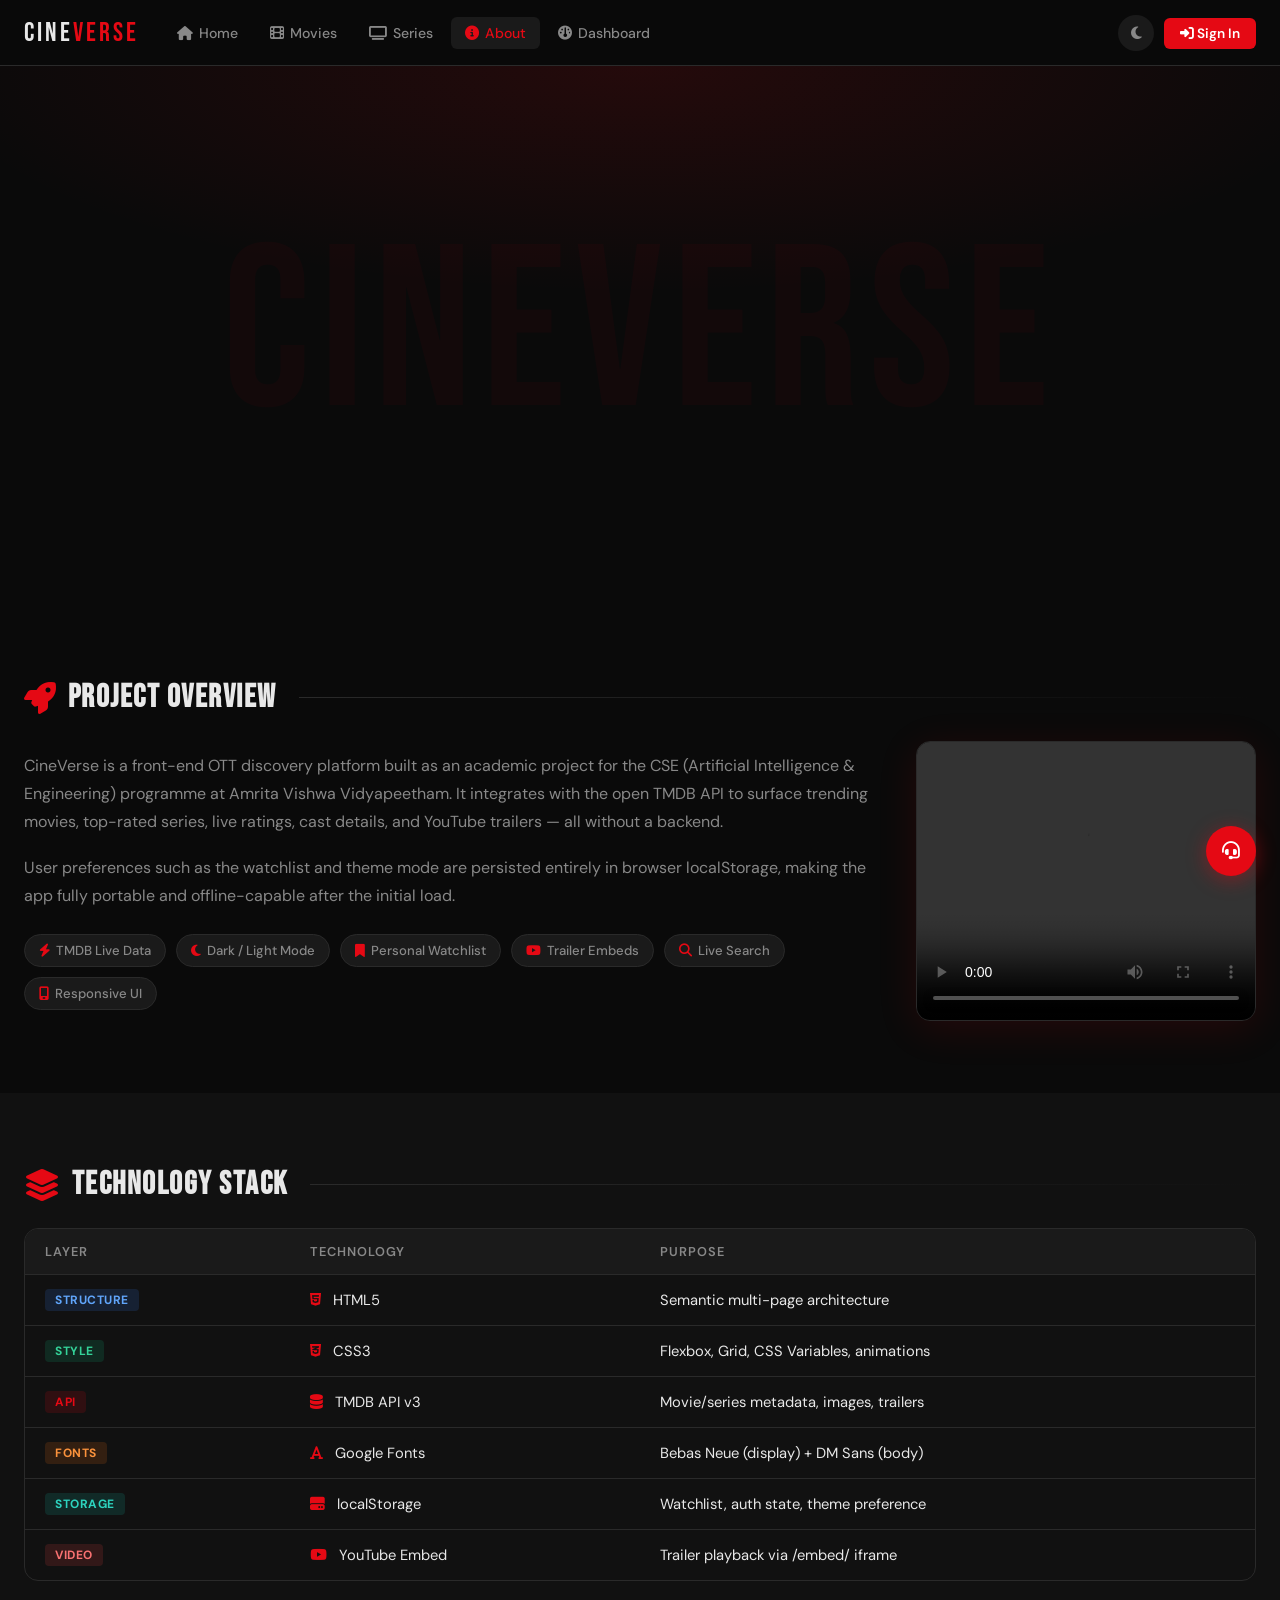
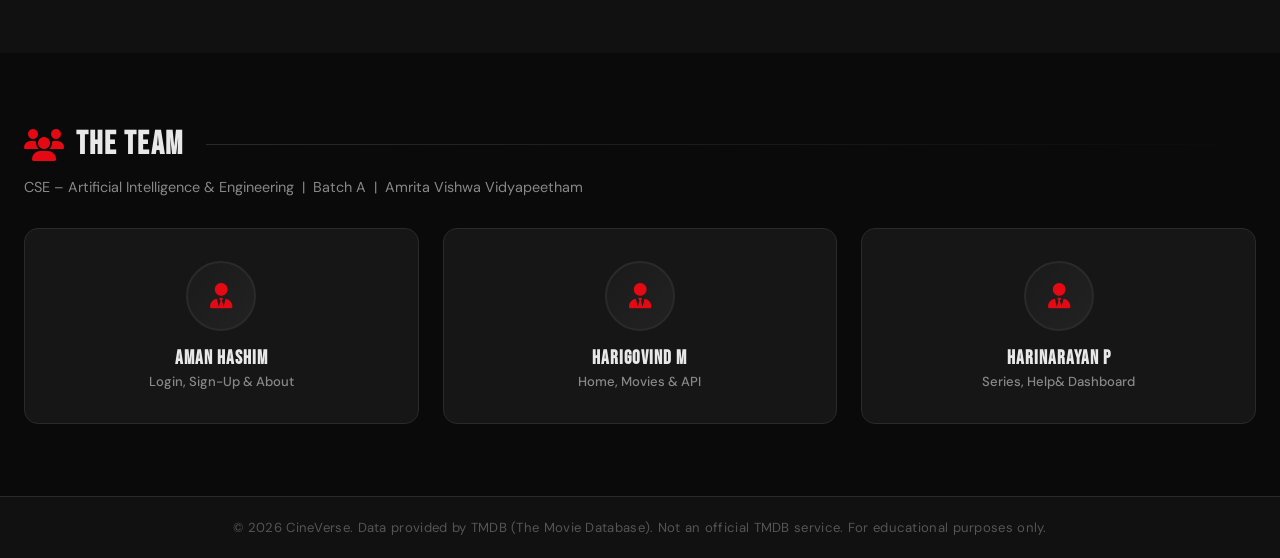
<file: about.html>
<!DOCTYPE html>
<html lang="en">
<head>
  <meta charset="UTF-8" />
  <meta name="viewport" content="width=device-width, initial-scale=1.0" />
  <title>About – CineVerse</title>
  <link rel="icon" type="image/x-icon" href="assets\cineverse.ico">
  <link rel="stylesheet" href="https://cdnjs.cloudflare.com/ajax/libs/font-awesome/6.5.0/css/all.min.css" />
  <link href="https://fonts.googleapis.com/css2?family=Bebas+Neue&family=DM+Sans:wght@300;400;500;600;700&display=swap" rel="stylesheet" />
  <link rel="stylesheet" href="about.css" />
</head>
<body>

  <!-- NAVBAR -->
  <header>
    <div class="container">
      <div class="nav-inner">
        <a class="logo" href="index.html">CINE<em>VERSE</em></a>

        <nav id="main-nav">
          <a class="nav-link" href="index.html"><i class="fa-solid fa-house"></i> Home</a>
          <a class="nav-link" href="movies.html"><i class="fa-solid fa-film"></i> Movies</a>
          <a class="nav-link" href="series.html"><i class="fa-solid fa-tv"></i> Series</a>
          <a class="nav-link active" href="about.html"><i class="fa-solid fa-circle-info"></i> About</a>
          <a class="nav-link" href="dashboard.html"><i class="fa-solid fa-gauge"></i> Dashboard</a>
        </nav>

        <div class="nav-right">
          <button class="theme-toggle" id="theme-toggle" title="Toggle theme" aria-label="Toggle theme">
            <i class="fa-solid fa-moon" id="theme-icon"></i>
          </button>
          <div id="user-chip-wrap"></div>
          <button class="hamburger" id="hamburger" aria-label="Menu">
            <span></span><span></span><span></span>
          </button>
        </div>
      </div>
    </div>
  </header>

  <!-- Mobile Menu -->
  <div class="mobile-menu" id="mobile-menu">
    <a class="nav-link" href="index.html"><i class="fa-solid fa-house"></i> Home</a>
    <a class="nav-link" href="movies.html"><i class="fa-solid fa-film"></i> Movies</a>
    <a class="nav-link" href="series.html"><i class="fa-solid fa-tv"></i> Series</a>
    <a class="nav-link active" href="about.html"><i class="fa-solid fa-circle-info"></i> About</a>
    <a class="nav-link" href="dashboard.html"><i class="fa-solid fa-gauge"></i> Dashboard</a>
  </div>

  <main>

    <!-- VISION HERO -->
    <section class="vision-hero" aria-label="Vision">
      <div class="vision-bg-text" aria-hidden="true">CINEVERSE</div>
    </section>

    <!-- PROJECT OVERVIEW -->
    <section class="section" aria-labelledby="overview-title">
      <div class="container">
        <h2 class="section-title" id="overview-title"><i class="fa-solid fa-rocket red"></i> PROJECT OVERVIEW</h2>
        <div class="overview-grid">
          <div class="overview-text">
            <p>
              CineVerse is a front-end OTT discovery platform built as an academic project for the CSE (Artificial Intelligence &amp; Engineering) programme at Amrita Vishwa Vidyapeetham. It integrates with the open TMDB API to surface trending movies, top-rated series, live ratings, cast details, and YouTube trailers — all without a backend.
            </p>
            <p>
              User preferences such as the watchlist and theme mode are persisted entirely in browser localStorage, making the app fully portable and offline-capable after the initial load.
            </p>
            <div class="feature-chips">
              <span class="chip"><i class="fa-solid fa-bolt"></i> TMDB Live Data</span>
              <span class="chip"><i class="fa-solid fa-moon"></i> Dark / Light Mode</span>
              <span class="chip"><i class="fa-solid fa-bookmark"></i> Personal Watchlist</span>
              <span class="chip"><i class="fa-brands fa-youtube"></i> Trailer Embeds</span>
              <span class="chip"><i class="fa-solid fa-magnifying-glass"></i> Live Search</span>
              <span class="chip"><i class="fa-solid fa-mobile-screen"></i> Responsive UI</span>
            </div>
          </div>
          <div class="overview-visual">
            <video
              class="about-video"
              width="340"
              height="280"
              controls
              poster=""
              aria-label="CineVerse demo video">
              <source src="assets\mp_.mp4" type="video/mp4" />
              Your browser does not support HTML5 video.
            </video>
          </div>
        </div>
      </div>
    </section>

    <!-- TECH STACK -->
    <section class="section alt-bg" aria-labelledby="tech-title">
      <div class="container">
        <h2 class="section-title" id="tech-title"><i class="fa-solid fa-layer-group red"></i> TECHNOLOGY STACK</h2>
        <div class="tech-table-wrap">
          <table class="tech-table">
            <thead>
              <tr>
                <th>Layer</th>
                <th>Technology</th>
                <th>Purpose</th>
              </tr>
            </thead>
            <tbody>
              <tr>
                <td><span class="layer-badge structure">Structure</span></td>
                <td><i class="fa-brands fa-html5"></i> HTML5</td>
                <td>Semantic multi-page architecture</td>
              </tr>
              <tr>
                <td><span class="layer-badge style">Style</span></td>
                <td><i class="fa-brands fa-css3-alt"></i> CSS3</td>
                <td>Flexbox, Grid, CSS Variables, animations</td>
              </tr>
              <tr>
                <td><span class="layer-badge api">API</span></td>
                <td><i class="fa-solid fa-database"></i> TMDB API v3</td>
                <td>Movie/series metadata, images, trailers</td>
              </tr>
              <tr>
                <td><span class="layer-badge fonts">Fonts</span></td>
                <td><i class="fa-solid fa-font"></i> Google Fonts</td>
                <td>Bebas Neue (display) + DM Sans (body)</td>
              </tr>
              <tr>
                <td><span class="layer-badge storage">Storage</span></td>
                <td><i class="fa-solid fa-hard-drive"></i> localStorage</td>
                <td>Watchlist, auth state, theme preference</td>
              </tr>
              <tr>
                <td><span class="layer-badge video">Video</span></td>
                <td><i class="fa-brands fa-youtube"></i> YouTube Embed</td>
                <td>Trailer playback via /embed/ iframe</td>
              </tr>
            </tbody>
          </table>
        </div>
      </div>
    </section>

    <!-- TEAM -->
    <section class="section" aria-labelledby="team-title">
      <div class="container">
        <h2 class="section-title" id="team-title"><i class="fa-solid fa-users red"></i> THE TEAM</h2>
        <p class="team-dept">CSE – Artificial Intelligence &amp; Engineering &nbsp;|&nbsp; Batch A &nbsp;|&nbsp; Amrita Vishwa Vidyapeetham</p>
        <div class="team-grid">
          <div class="team-card">
            <div class="team-avatar"><i class="fa-solid fa-user-tie"></i></div>
            <div class="team-info">
              <h3 class="team-name">Aman Hashim</h3>
              <span class="team-role">Login, Sign-Up &amp; About</span>
            </div>
          </div>
          <div class="team-card">
            <div class="team-avatar"><i class="fa-solid fa-user-tie"></i></div>
            <div class="team-info">
              <h3 class="team-name">Harigovind M</h3>
              <span class="team-role">Home, Movies &amp; API</span>
            </div>
          </div>
          <div class="team-card">
            <div class="team-avatar"><i class="fa-solid fa-user-tie"></i></div>
            <div class="team-info">
              <h3 class="team-name">Harinarayan P</h3>
              <span class="team-role">Series, Help&amp; Dashboard</span>
            </div>
          </div>
        </div>
      </div>
    </section>


  </main>

  <!-- FOOTER -->
  <footer>
    <div class="container">
      <p class="footer-text">©️ 2026 CineVerse. Data provided by TMDB (The Movie Database). Not an official TMDB service. For educational purposes only.</p>
    </div>
  </footer>

  <div id="toast-container"></div>

  <!-- Support FAB -->
  <button id="support-fab" title="Help &amp; Support" aria-label="Open support chat">
    <i class="fa-solid fa-headset"></i>
  </button>

  <!-- Support Modal -->
  <div id="support-modal" class="hidden">
    <div class="support-header">
      <h4>SUPPORT</h4>
      <button class="support-close" id="support-close"><i class="fa-solid fa-xmark"></i></button>
    </div>
    <div class="support-body">
      <div class="form-group">
        <label for="sup-name">Name</label>
        <input type="text" id="sup-name" placeholder="Your name" />
      </div>
      <div class="form-group">
        <label for="sup-email">Email</label>
        <input type="email" id="sup-email" placeholder="your@email.com" />
      </div>
      <div class="form-group">
        <label for="sup-subject">Subject</label>
        <input type="text" id="sup-subject" placeholder="Brief subject" />
      </div>
      <div class="form-group">
        <label for="sup-category">Issue Category</label>
        <select id="sup-category">
          <option value="">Select category…</option>
          <option>Account Issue</option>
          <option>Playback Problem</option>
          <option>Watchlist Bug</option>
          <option>Content Request</option>
          <option>Other</option>
        </select>
      </div>
      <div class="form-group">
        <label for="sup-message">Message</label>
        <textarea id="sup-message" placeholder="Describe your issue…"></textarea>
      </div>
      <button class="btn btn-red" id="sup-submit" style="width:100%; justify-content:center;">
        <i class="fa-solid fa-paper-plane"></i> Send Message
      </button>
    </div>
  </div>

  <script src="about.js"></script>
</body>
</html>
</file>
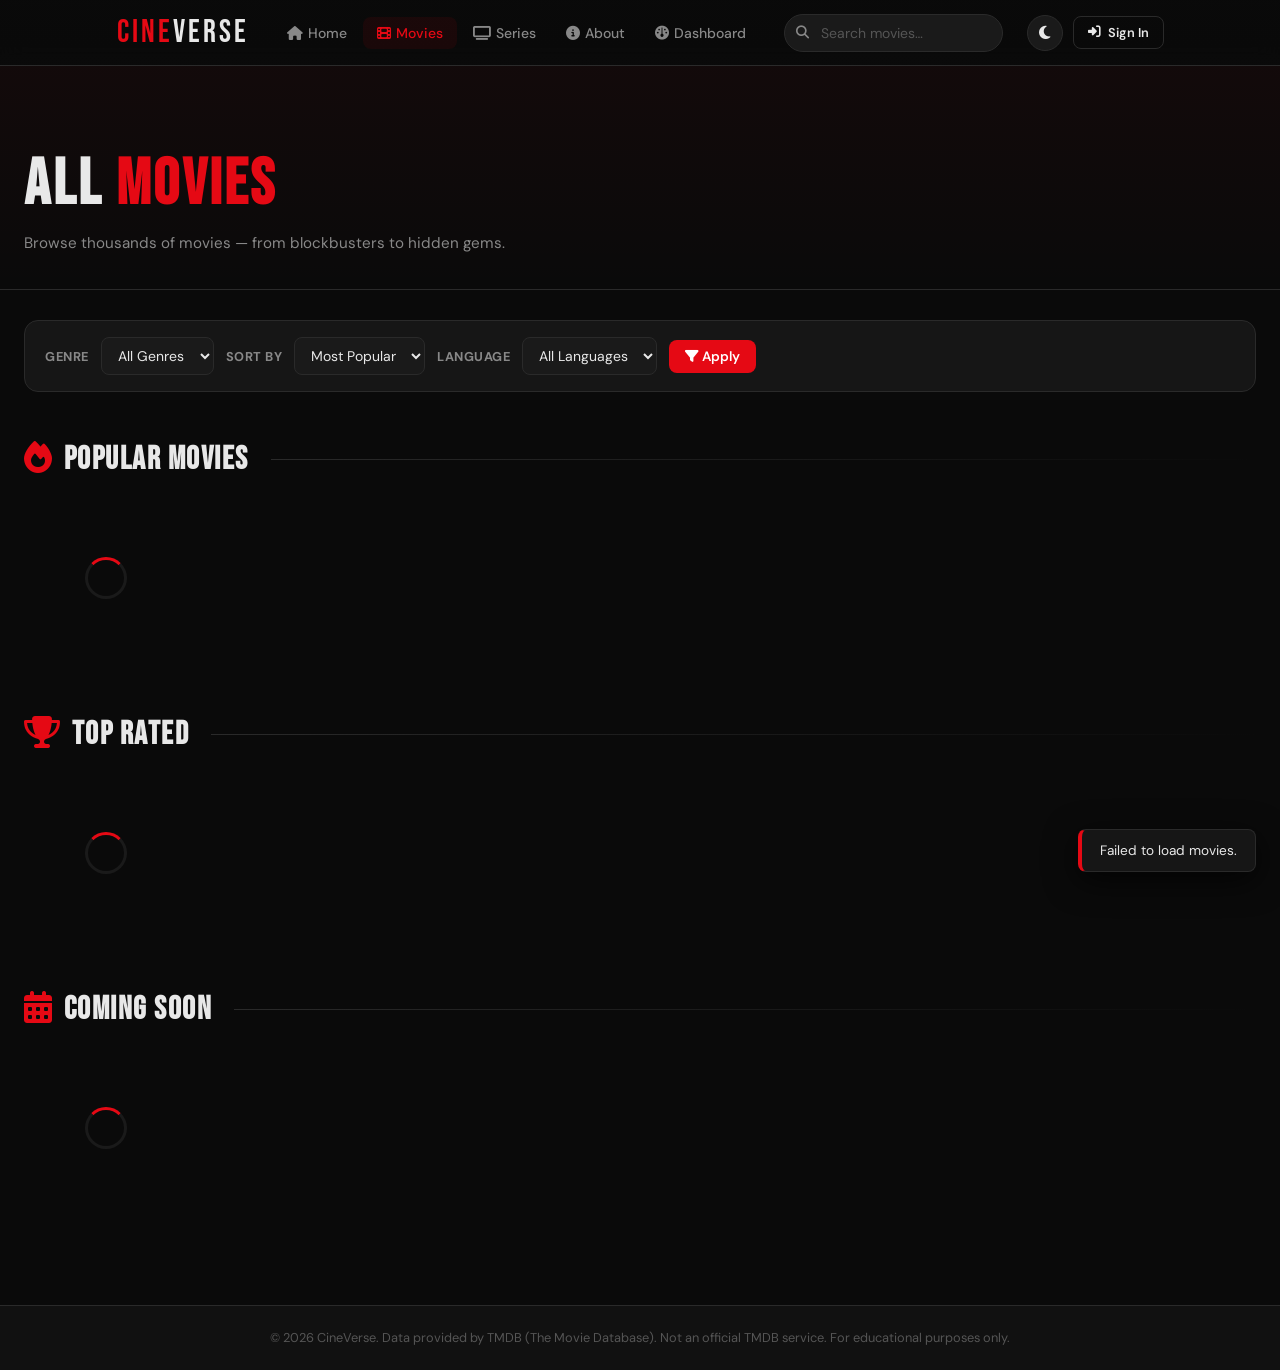
<file: movies.html>
<!DOCTYPE html>
<html lang="en">
<head>
  <meta charset="UTF-8" />
  <meta name="viewport" content="width=device-width, initial-scale=1.0" />
  <title>Movies – CineVerse</title>
  <link rel="icon" type="image/x-icon" href="assets\cineverse.ico">
  <link rel="stylesheet" href="https://cdnjs.cloudflare.com/ajax/libs/font-awesome/6.5.0/css/all.min.css" />
  <link href="https://fonts.googleapis.com/css2?family=Bebas+Neue&family=DM+Sans:wght@300;400;500;600;700&display=swap" rel="stylesheet" />
  <link rel="stylesheet" href="movies.css" />
</head>
<body>

  <!-- NAVBAR -->
  <header>
    <div class="container">
      <div class="nav-inner">
        <a class="logo" href="index.html">CINE<em>VERSE</em></a>
        <nav>
          <a class="nav-link" href="index.html"><i class="fa-solid fa-house"></i> Home</a>
          <a class="nav-link active" href="movies.html"><i class="fa-solid fa-film"></i> Movies</a>
          <a class="nav-link" href="series.html"><i class="fa-solid fa-tv"></i> Series</a>
          <a class="nav-link" href="about.html"><i class="fa-solid fa-circle-info"></i> About</a>
          <a class="nav-link" href="dashboard.html"><i class="fa-solid fa-gauge"></i> Dashboard</a>
        </nav>
        <div class="search-wrap">
          <i class="fa-solid fa-magnifying-glass"></i>
          <input type="text" id="search-input" placeholder="Search movies…" autocomplete="off" aria-label="Search" />
          <div id="search-dropdown" class="hidden"></div>
        </div>
        <div class="nav-right">
          <button class="theme-toggle" id="theme-toggle" title="Toggle theme">
            <i class="fa-solid fa-moon" id="theme-icon"></i>
          </button>
          <div id="user-chip-wrap"></div>
          <button class="hamburger" id="hamburger" aria-label="Menu">
            <span></span><span></span><span></span>
          </button>
        </div>
      </div>
    </div>
  </header>

  <div class="mobile-menu" id="mobile-menu">
    <a class="nav-link" href="index.html"><i class="fa-solid fa-house"></i> Home</a>
    <a class="nav-link active" href="movies.html"><i class="fa-solid fa-film"></i> Movies</a>
    <a class="nav-link" href="series.html"><i class="fa-solid fa-tv"></i> Series</a>
    <a class="nav-link" href="about.html"><i class="fa-solid fa-circle-info"></i> About</a>
    <a class="nav-link" href="dashboard.html"><i class="fa-solid fa-gauge"></i> Dashboard</a>
  </div>

  <main>
    <div class="page-hero">
      <div class="container">
        <h1>All <span>Movies</span></h1>
        <p>Browse thousands of movies — from blockbusters to hidden gems.</p>
      </div>
    </div>

    <div class="container">

      <!-- Filter Bar -->
      <div class="filter-bar">
        <label>Genre</label>
        <select id="filter-genre">
          <option value="">All Genres</option>
          <option value="28">Action</option>
          <option value="12">Adventure</option>
          <option value="16">Animation</option>
          <option value="35">Comedy</option>
          <option value="80">Crime</option>
          <option value="18">Drama</option>
          <option value="27">Horror</option>
          <option value="10749">Romance</option>
          <option value="878">Sci-Fi</option>
          <option value="53">Thriller</option>
        </select>
        <label>Sort By</label>
        <select id="filter-sort">
          <option value="popularity.desc">Most Popular</option>
          <option value="vote_average.desc">Top Rated</option>
          <option value="release_date.desc">Newest</option>
          <option value="revenue.desc">Box Office</option>
        </select>
        <label>Language</label>
        <select id="filter-lang">
          <option value="">All Languages</option>
          <option value="en">English</option>
          <option value="ml">Malayalam</option>
          <option value="hi">Hindi</option>
          <option value="ta">Tamil</option>
          <option value="te">Telugu</option>
          <option value="ko">Korean</option>
          <option value="ja">Japanese</option>
        </select>
        <button id="apply-filter"><i class="fa-solid fa-filter"></i> Apply</button>
      </div>

      <!-- Popular Movies -->
      <section class="movies-section" aria-label="Popular Movies">
        <h2 class="section-title"><span><i class="fa-solid fa-fire"></i></span> Popular Movies</h2>
        <div class="cards-grid" id="popular-movies-grid"></div>
      </section>

      <!-- Top Rated -->
      <section class="movies-section" aria-label="Top Rated Movies">
        <h2 class="section-title"><span><i class="fa-solid fa-trophy"></i></span> Top Rated</h2>
        <div class="cards-grid" id="top-rated-grid"></div>
      </section>

      <!-- Upcoming -->
      <section class="movies-section" aria-label="Upcoming Movies">
        <h2 class="section-title"><span><i class="fa-solid fa-calendar-days"></i></span> Coming Soon</h2>
        <div class="cards-grid" id="upcoming-grid"></div>
      </section>

    </div>
  </main>

  <footer>
    <div class="container">
      <p class="footer-text">©️ 2026 CineVerse. Data provided by TMDB (The Movie Database). Not an official TMDB service. For educational purposes only.</p>
    </div>
  </footer>

  <div id="toast-container"></div>
  <script src="movies.js"></script>
</body>
</html>
</file>
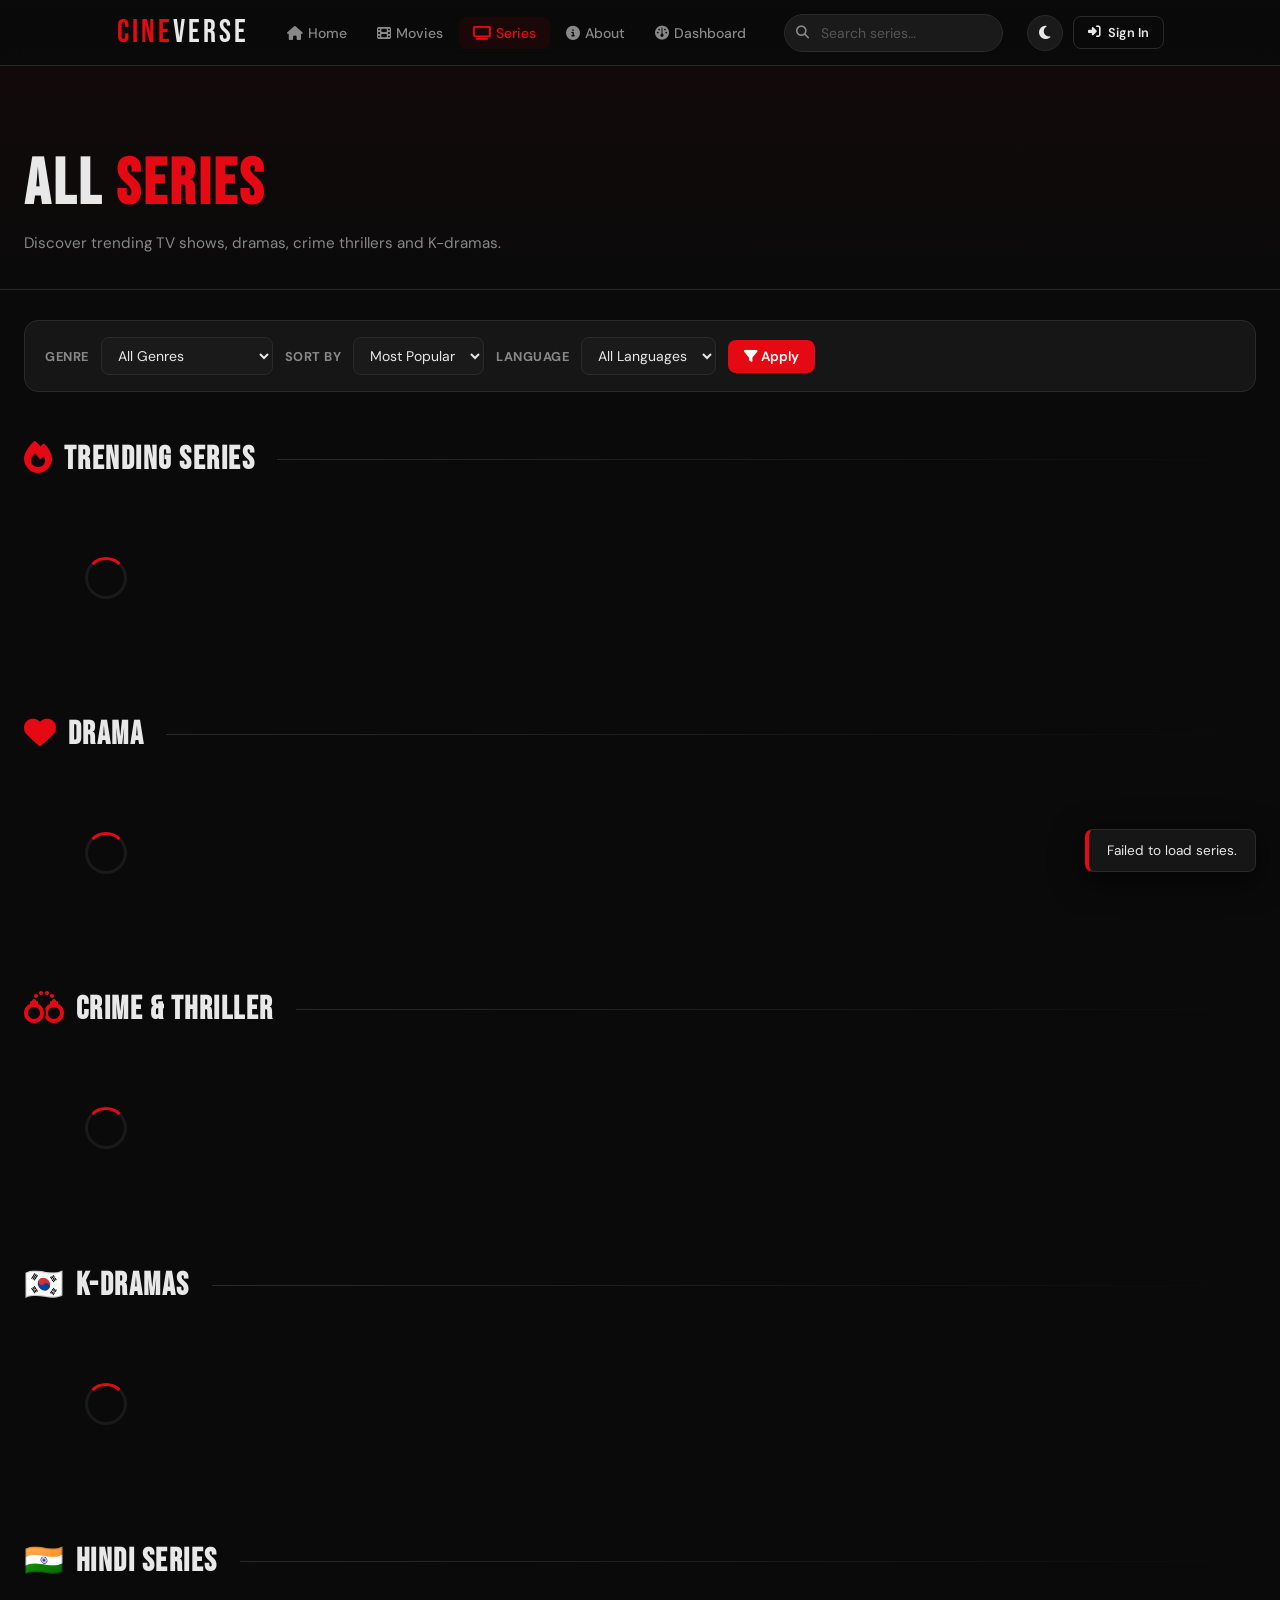
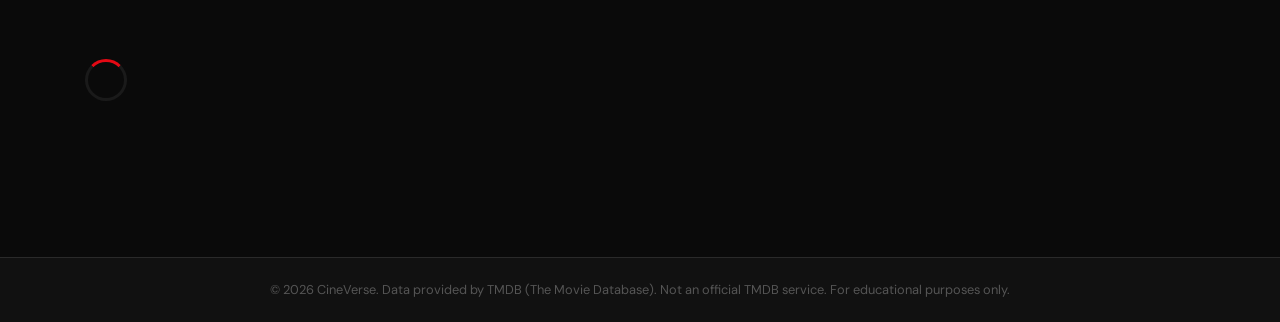
<file: series.html>
<!DOCTYPE html>
<html lang="en">
<head>
  <meta charset="UTF-8" />
  <meta name="viewport" content="width=device-width, initial-scale=1.0" />
  <title>Series – CineVerse</title>
  <link rel="icon" type="image/x-icon" href="assets\cineverse.ico">
  <link rel="stylesheet" href="https://cdnjs.cloudflare.com/ajax/libs/font-awesome/6.5.0/css/all.min.css" />
  <link href="https://fonts.googleapis.com/css2?family=Bebas+Neue&family=DM+Sans:wght@300;400;500;600;700&display=swap" rel="stylesheet" />
  <link rel="stylesheet" href="series.css" />
</head>
<body>

  <!-- NAVBAR -->
  <header>
    <div class="container">
      <div class="nav-inner">
        <a class="logo" href="index.html">CINE<em>VERSE</em></a>
        <nav>
          <a class="nav-link" href="index.html"><i class="fa-solid fa-house"></i> Home</a>
          <a class="nav-link" href="movies.html"><i class="fa-solid fa-film"></i> Movies</a>
          <a class="nav-link active" href="series.html"><i class="fa-solid fa-tv"></i> Series</a>
          <a class="nav-link" href="about.html"><i class="fa-solid fa-circle-info"></i> About</a>
          <a class="nav-link" href="dashboard.html"><i class="fa-solid fa-gauge"></i> Dashboard</a>
        </nav>
        <div class="search-wrap">
          <i class="fa-solid fa-magnifying-glass"></i>
          <input type="text" id="search-input" placeholder="Search series…" autocomplete="off" aria-label="Search" />
          <div id="search-dropdown" class="hidden"></div>
        </div>
        <div class="nav-right">
          <button class="theme-toggle" id="theme-toggle" title="Toggle theme">
            <i class="fa-solid fa-moon" id="theme-icon"></i>
          </button>
          <div id="user-chip-wrap"></div>
          <button class="hamburger" id="hamburger" aria-label="Menu">
            <span></span><span></span><span></span>
          </button>
        </div>
      </div>
    </div>
  </header>

  <div class="mobile-menu" id="mobile-menu">
    <a class="nav-link" href="index.html"><i class="fa-solid fa-house"></i> Home</a>
    <a class="nav-link" href="movies.html"><i class="fa-solid fa-film"></i> Movies</a>
    <a class="nav-link active" href="series.html"><i class="fa-solid fa-tv"></i> Series</a>
    <a class="nav-link" href="about.html"><i class="fa-solid fa-circle-info"></i> About</a>
    <a class="nav-link" href="dashboard.html"><i class="fa-solid fa-gauge"></i> Dashboard</a>
  </div>

  <main>
    <div class="page-hero">
      <div class="container">
        <h1>All <span>Series</span></h1>
        <p>Discover trending TV shows, dramas, crime thrillers and K-dramas.</p>
      </div>
    </div>

    <div class="container">

      <!-- Filter Bar -->
      <div class="filter-bar">
        <label>Genre</label>
        <select id="filter-genre">
          <option value="">All Genres</option>
          <option value="18">Drama</option>
          <option value="35">Comedy</option>
          <option value="80">Crime</option>
          <option value="10765">Sci-Fi & Fantasy</option>
          <option value="10759">Action & Adventure</option>
          <option value="9648">Mystery</option>
          <option value="10768">War & Politics</option>
          <option value="10767">Talk</option>
        </select>
        <label>Sort By</label>
        <select id="filter-sort">
          <option value="popularity.desc">Most Popular</option>
          <option value="vote_average.desc">Top Rated</option>
          <option value="first_air_date.desc">Newest</option>
          <option value="vote_count.desc">Most Voted</option>
        </select>
        <label>Language</label>
        <select id="filter-lang">
          <option value="">All Languages</option>
          <option value="en">English</option>
          <option value="ko">Korean</option>
          <option value="hi">Hindi</option>
          <option value="ja">Japanese</option>
          <option value="ml">Malayalam</option>
          <option value="ta">Tamil</option>
          <option value="zh">Chinese</option>
        </select>
        <button id="apply-filter"><i class="fa-solid fa-filter"></i> Apply</button>
      </div>

      <!-- Trending Series -->
      <section class="movies-section" aria-label="Trending Series">
        <h2 class="section-title"><span><i class="fa-solid fa-fire"></i></span> Trending Series</h2>
        <div class="cards-grid" id="trending-series-grid"></div>
      </section>

      <!-- Drama -->
      <section class="movies-section" aria-label="Drama Series">
        <h2 class="section-title"><span><i class="fa-solid fa-heart"></i></span> Drama</h2>
        <div class="cards-grid" id="drama-grid"></div>
      </section>

      <!-- Crime -->
      <section class="movies-section" aria-label="Crime Series">
        <h2 class="section-title"><span><i class="fa-solid fa-handcuffs"></i></span> Crime &amp; Thriller</h2>
        <div class="cards-grid" id="crime-grid"></div>
      </section>

      <!-- Korean -->
      <section class="movies-section" aria-label="Korean Series">
        <h2 class="section-title"><span>🇰🇷</span> K-Dramas</h2>
        <div class="cards-grid" id="korean-grid"></div>
      </section>

      <!-- Hindi -->
      <section class="movies-section" aria-label="Hindi Series">
        <h2 class="section-title"><span>🇮🇳</span> Hindi Series</h2>
        <div class="cards-grid" id="hindi-grid"></div>
      </section>

    </div>
  </main>

  <footer>
    <div class="container">
      <p class="footer-text">©️ 2026 CineVerse. Data provided by TMDB (The Movie Database). Not an official TMDB service. For educational purposes only.</p>
    </div>
  </footer>

  <div id="toast-container"></div>
  <script src="series.js"></script>
</body>
</html>
</file>
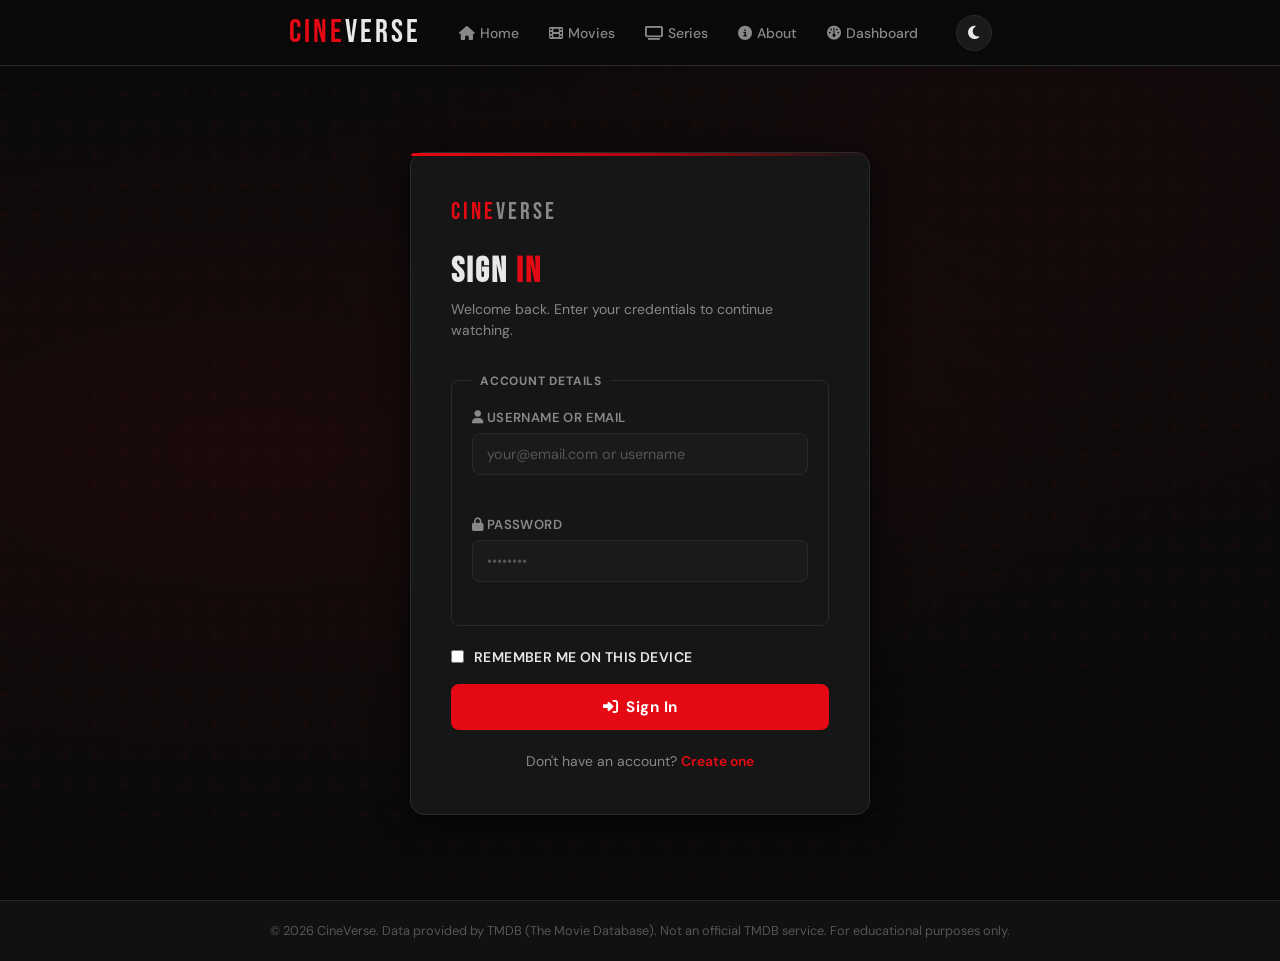
<file: signin.html>
<!DOCTYPE html>
<html lang="en">
<head>
  <meta charset="UTF-8" />
  <meta name="viewport" content="width=device-width, initial-scale=1.0" />
  <title>Sign In – CineVerse</title>
  <link rel="icon" href="data:image/svg+xml,<svg xmlns='http://www.w3.org/2000/svg' viewBox='0 0 100 100'><text y='.9em' font-size='90'>🎬</text></svg>" />
  <link rel="stylesheet" href="https://cdnjs.cloudflare.com/ajax/libs/font-awesome/6.5.0/css/all.min.css" />
  <link href="https://fonts.googleapis.com/css2?family=Bebas+Neue&family=DM+Sans:wght@300;400;500;600;700&display=swap" rel="stylesheet" />
  <link rel="stylesheet" href="signin.css" />
</head>
<body>

  <div class="auth-bg"></div>

  <!-- NAVBAR -->
  <header>
    <div class="container">
      <div class="nav-inner">
        <a class="logo" href="index.html">CINE<em>VERSE</em></a>
        <nav>
          <a class="nav-link" href="index.html"><i class="fa-solid fa-house"></i> Home</a>
          <a class="nav-link" href="movies.html"><i class="fa-solid fa-film"></i> Movies</a>
          <a class="nav-link" href="series.html"><i class="fa-solid fa-tv"></i> Series</a>
          <a class="nav-link" href="about.html"><i class="fa-solid fa-circle-info"></i> About</a>
          <a class="nav-link" href="dashboard.html"><i class="fa-solid fa-gauge"></i> Dashboard</a>
        </nav>
        <div class="nav-right">
          <button class="theme-toggle" id="theme-toggle" title="Toggle theme">
            <i class="fa-solid fa-moon" id="theme-icon"></i>
          </button>
        </div>
      </div>
    </div>
  </header>

  <main>
    <div class="auth-page">
      <article class="auth-card">
        <a class="auth-logo" href="index.html">CINE<em>VERSE</em></a>

        <h2>Sign <span>In</span></h2>
        <p class="auth-sub">Welcome back. Enter your credentials to continue watching.</p>

        <div id="signin-error" class="form-error-msg hidden"></div>

        <form id="signin-form" novalidate>
          <fieldset>
            <legend>Account Details</legend>
            <div class="form-group">
              <label for="si-email"><i class="fa-solid fa-user"></i> Username or Email</label>
              <input type="text" id="si-email" name="si-email" placeholder="your@email.com or username" required autocomplete="username" />
              <span class="field-error" id="si-email-err"></span>
            </div>
            <div class="form-group">
              <label for="si-pass"><i class="fa-solid fa-lock"></i> Password</label>
              <input type="password" id="si-pass" name="si-pass" placeholder="••••••••" required autocomplete="current-password" />
              <span class="field-error" id="si-pass-err"></span>
            </div>
          </fieldset>

          <div class="form-group">
            <label class="check-label">
              <input type="checkbox" id="si-remember" name="remember" />
              Remember me on this device
            </label>
          </div>

          <button type="submit" class="auth-submit">
            <i class="fa-solid fa-right-to-bracket"></i> Sign In
          </button>
        </form>

        <div class="auth-switch">
          Don't have an account? <a href="signup.html">Create one</a>
        </div>
      </article>
    </div>
  </main>

  <footer>
    <div class="container">
      <p class="footer-text">©️ 2026 CineVerse. Data provided by TMDB (The Movie Database). Not an official TMDB service. For educational purposes only.</p>
    </div>
  </footer>

  <div id="toast-container"></div>
  <script src="auth.js"></script>
</body>
</html>
</file>
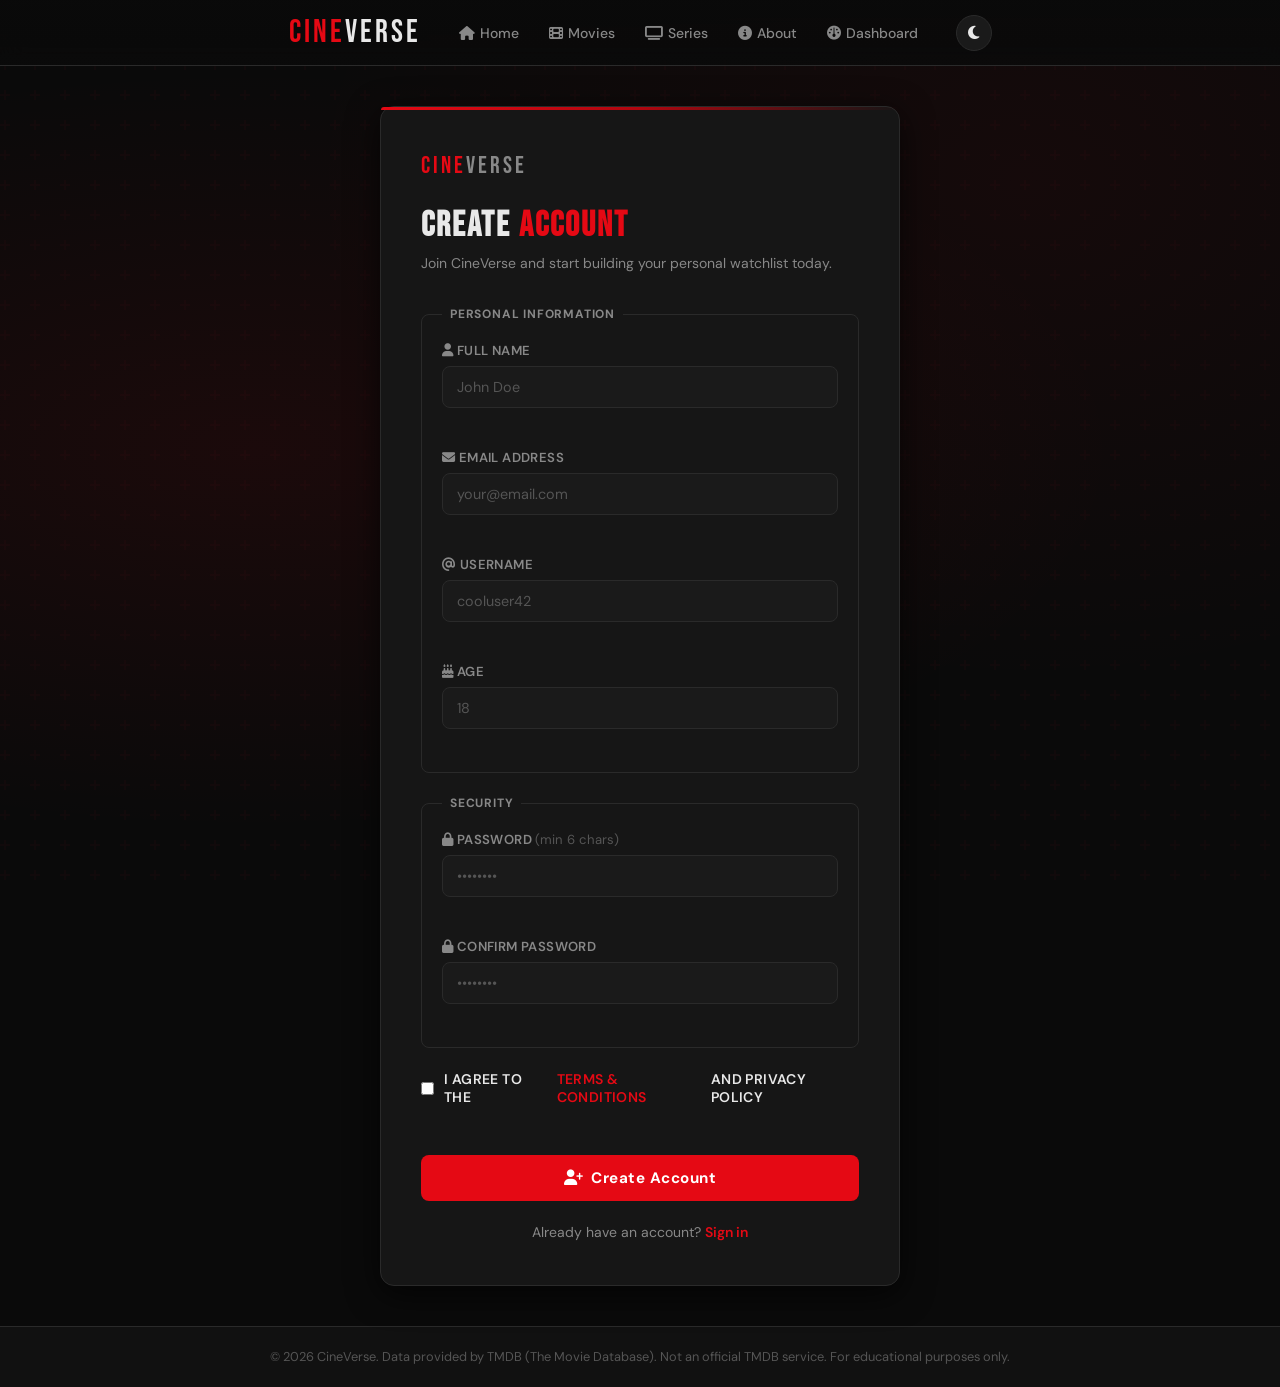
<file: signup.html>
<!DOCTYPE html>
<html lang="en">
<head>
  <meta charset="UTF-8" />
  <meta name="viewport" content="width=device-width, initial-scale=1.0" />
  <title>Sign Up – CineVerse</title>
  <link rel="icon" type="image/x-icon" href="assets\cineverse.ico">
  <link rel="stylesheet" href="https://cdnjs.cloudflare.com/ajax/libs/font-awesome/6.5.0/css/all.min.css" />
  <link href="https://fonts.googleapis.com/css2?family=Bebas+Neue&family=DM+Sans:wght@300;400;500;600;700&display=swap" rel="stylesheet" />
  <link rel="stylesheet" href="signup.css" />
</head>
<body>

  <div class="auth-bg"></div>

  <!-- NAVBAR -->
  <header>
    <div class="container">
      <div class="nav-inner">
        <a class="logo" href="index.html">CINE<em>VERSE</em></a>
        <nav>
          <a class="nav-link" href="index.html"><i class="fa-solid fa-house"></i> Home</a>
          <a class="nav-link" href="movies.html"><i class="fa-solid fa-film"></i> Movies</a>
          <a class="nav-link" href="series.html"><i class="fa-solid fa-tv"></i> Series</a>
          <a class="nav-link" href="about.html"><i class="fa-solid fa-circle-info"></i> About</a>
          <a class="nav-link" href="dashboard.html"><i class="fa-solid fa-gauge"></i> Dashboard</a>
        </nav>
        <div class="nav-right">
          <button class="theme-toggle" id="theme-toggle" title="Toggle theme">
            <i class="fa-solid fa-moon" id="theme-icon"></i>
          </button>
        </div>
      </div>
    </div>
  </header>

  <main>
    <div class="auth-page" style="padding: 40px 20px;">
      <article class="auth-card" style="max-width:520px;">
        <a class="auth-logo" href="index.html">CINE<em>VERSE</em></a>

        <h2>Create <span>Account</span></h2>
        <p class="auth-sub">Join CineVerse and start building your personal watchlist today.</p>

        <div id="signup-success" class="form-success hidden"><i class="fa-solid fa-circle-check"></i> Account created! Signing you in…</div>
        <div id="signup-error" class="form-error-msg hidden"></div>

        <form id="signup-form" novalidate>
          <fieldset>
            <legend>Personal Information</legend>
            <div class="form-group">
              <label for="su-name"><i class="fa-solid fa-user"></i> Full Name</label>
              <input type="text" id="su-name" name="su-name" placeholder="John Doe" required />
              <span class="field-error" id="su-name-err"></span>
            </div>
            <div class="form-group">
              <label for="su-email"><i class="fa-solid fa-envelope"></i> Email Address</label>
              <input type="email" id="su-email" name="su-email" placeholder="your@email.com" required />
              <span class="field-error" id="su-email-err"></span>
            </div>
            <div class="form-group">
              <label for="su-username"><i class="fa-solid fa-at"></i> Username</label>
              <input type="text" id="su-username" name="su-username" placeholder="cooluser42" required />
              <span class="field-error" id="su-username-err"></span>
            </div>
            <div class="form-group">
              <label for="su-age"><i class="fa-solid fa-cake-candles"></i> Age</label>
              <input type="number" id="su-age" name="su-age" placeholder="18" min="13" max="120" required />
              <span class="field-error" id="su-age-err"></span>
            </div>
          </fieldset>

          <fieldset>
            <legend>Security</legend>
            <div class="form-group">
              <label for="su-pass"><i class="fa-solid fa-lock"></i> Password <span style="color:var(--text-dim);font-weight:400;text-transform:none;letter-spacing:0">(min 6 chars)</span></label>
              <input type="password" id="su-pass" name="su-pass" placeholder="••••••••" required minlength="6" autocomplete="new-password" />
              <span class="field-error" id="su-pass-err"></span>
            </div>
            <div class="form-group">
              <label for="su-confirm"><i class="fa-solid fa-lock"></i> Confirm Password</label>
              <input type="password" id="su-confirm" name="su-confirm" placeholder="••••••••" required minlength="6" autocomplete="new-password" />
              <span class="field-error" id="su-confirm-err"></span>
            </div>
          </fieldset>

          <div class="form-group" style="margin-bottom:24px;">
            <label class="check-label">
              <input type="checkbox" id="su-terms" required />
              I agree to the <a href="#" style="margin-left:4px;">Terms &amp; Conditions</a> and Privacy Policy
            </label>
            <span class="field-error" id="su-terms-err"></span>
          </div>

          <button type="submit" class="auth-submit">
            <i class="fa-solid fa-user-plus"></i> Create Account
          </button>
        </form>

        <div class="auth-switch">
          Already have an account? <a href="signin.html">Sign in</a>
        </div>
      </article>
    </div>
  </main>

  <footer>
    <div class="container">
      <p class="footer-text">©️ 2026 CineVerse. Data provided by TMDB (The Movie Database). Not an official TMDB service. For educational purposes only.</p>
    </div>
  </footer>

  <div id="toast-container"></div>
  <script src="auth.js"></script>
</body>
</html>
</file>
<file: about.css>
/* =============================================
   CSS RESET & VARIABLES
============================================= */
*, *::before, *::after { box-sizing: border-box; margin: 0; padding: 0; }

:root {
  --red: #e50914;
  --red-dark: #b0060f;
  --red-glow: rgba(229,9,20,0.25);
  --gold: #f5c518;
  --bg: #0a0a0a;
  --bg2: #111111;
  --bg3: #1a1a1a;
  --bg4: #222222;
  --surface: #161616;
  --text: #e8e8e8;
  --text-muted: #888;
  --text-dim: #555;
  --border: #2a2a2a;
  --shadow: 0 8px 32px rgba(0,0,0,0.7);
  --shadow-red: 0 8px 32px rgba(229,9,20,0.2);
  --radius: 8px;
  --radius-lg: 14px;
  --nav-h: 66px;
  --font-display: 'Bebas Neue', cursive;
  --font-body: 'DM Sans', sans-serif;
  --transition: 0.22s cubic-bezier(0.4, 0, 0.2, 1);
}

body.light {
  --bg: #f0f0f0;
  --bg2: #ffffff;
  --bg3: #e8e8e8;
  --bg4: #d8d8d8;
  --surface: #ffffff;
  --text: #111111;
  --text-muted: #555;
  --text-dim: #888;
  --border: #d0d0d0;
  --shadow: 0 4px 20px rgba(0,0,0,0.12);
}

html { scroll-behavior: smooth; }

body {
  font-family: var(--font-body);
  background: var(--bg);
  color: var(--text);
  min-height: 100vh;
  transition: background var(--transition), color var(--transition);
  overflow-x: hidden;
}

a { color: inherit; text-decoration: none; }
ul { list-style: none; }
img { display: block; max-width: 100%; }
button { cursor: pointer; font-family: var(--font-body); border: none; outline: none; }

/* =============================================
   UTILITY
============================================= */
.hidden { display: none !important; }
.container { max-width: 1300px; margin: 0 auto; padding: 0 24px; }
.red { color: var(--red); }

.section-title {
  font-family: var(--font-display);
  font-size: clamp(1.4rem, 3vw, 2rem);
  letter-spacing: 1.5px;
  margin-bottom: 24px;
  display: flex;
  align-items: center;
  gap: 10px;
}
.section-title::after {
  content: '';
  flex: 1;
  height: 1px;
  background: linear-gradient(to right, var(--border), transparent);
  margin-left: 12px;
}

/* =============================================
   HEADER / NAV
============================================= */
header {
  position: fixed;
  top: 0; left: 0; right: 0;
  height: var(--nav-h);
  background: rgba(10,10,10,0.92);
  backdrop-filter: blur(14px);
  border-bottom: 1px solid var(--border);
  z-index: 900;
  transition: background var(--transition);
}
body.light header { background: rgba(240,240,240,0.92); }

.nav-inner {
  display: flex;
  align-items: center;
  gap: 24px;
  height: var(--nav-h);
}

.logo {
  font-family: var(--font-display);
  font-size: 1.7rem;
  letter-spacing: 3px;
  color: var(--text);
  flex-shrink: 0;
}
.logo em { color: var(--red); font-style: normal; }

nav { display: flex; gap: 4px; align-items: center; }
.nav-link {
  padding: 7px 14px;
  border-radius: 6px;
  font-size: 0.88rem;
  font-weight: 500;
  color: var(--text-muted);
  transition: color var(--transition), background var(--transition);
  display: flex;
  align-items: center;
  gap: 6px;
  white-space: nowrap;
}
.nav-link:hover, .nav-link.active {
  color: var(--text);
  background: var(--bg3);
}
.nav-link.active { color: var(--red); }

.nav-right { margin-left: auto; display: flex; align-items: center; gap: 10px; }

.theme-toggle {
  width: 36px; height: 36px;
  border-radius: 50%;
  background: var(--bg3);
  color: var(--text-muted);
  font-size: 0.9rem;
  display: flex; align-items: center; justify-content: center;
  transition: background var(--transition), color var(--transition);
}
.theme-toggle:hover { background: var(--bg4); color: var(--text); }

.hamburger {
  display: none;
  flex-direction: column;
  gap: 5px;
  background: none;
  padding: 6px;
}
.hamburger span {
  display: block;
  width: 22px; height: 2px;
  background: var(--text);
  border-radius: 2px;
  transition: all var(--transition);
}

/* User chip */
#user-chip-wrap { display: flex; align-items: center; gap: 8px; }
#user-chip-wrap .user-chip {
  display: flex; align-items: center; gap: 8px;
  padding: 5px 12px;
  background: var(--bg3);
  border-radius: 20px;
  font-size: 0.82rem;
  font-weight: 500;
}
#user-chip-wrap .user-chip .chip-avatar {
  width: 24px; height: 24px;
  border-radius: 50%;
  background: var(--red);
  display: flex; align-items: center; justify-content: center;
  font-size: 0.7rem;
  color: #fff;
  font-weight: 700;
}
#user-chip-wrap .chip-logout {
  background: none;
  color: var(--text-muted);
  font-size: 0.78rem;
  padding: 2px 4px;
  border-radius: 4px;
  transition: color var(--transition);
}
#user-chip-wrap .chip-logout:hover { color: var(--red); }
#user-chip-wrap .signin-btn {
  padding: 7px 16px;
  background: var(--red);
  color: #fff;
  border-radius: 6px;
  font-size: 0.85rem;
  font-weight: 600;
  transition: background var(--transition);
}
#user-chip-wrap .signin-btn:hover { background: var(--red-dark); }

/* Mobile Menu */
.mobile-menu {
  display: none;
  position: fixed;
  top: var(--nav-h); left: 0; right: 0;
  background: var(--bg2);
  border-bottom: 1px solid var(--border);
  padding: 12px 24px;
  flex-direction: column;
  gap: 4px;
  z-index: 800;
}
.mobile-menu.open { display: flex; }
.mobile-menu .nav-link { padding: 10px 12px; border-radius: 6px; }

/* =============================================
   MAIN OFFSET
============================================= */
main { padding-top: var(--nav-h); }

/* =============================================
   VISION HERO
============================================= */
.vision-hero {
  position: relative;
  min-height: 60vh;
  display: flex;
  align-items: center;
  background: radial-gradient(ellipse 80% 60% at 50% 0%, rgba(229,9,20,0.12) 0%, transparent 70%),
              var(--bg);
  overflow: hidden;
  padding: 80px 0 60px;
}

.vision-bg-text {
  position: absolute;
  inset: 0;
  display: flex;
  align-items: center;
  justify-content: center;
  font-family: var(--font-display);
  font-size: clamp(5rem, 18vw, 16rem);
  letter-spacing: 10px;
  color: var(--red);
  opacity: 0.04;
  pointer-events: none;
  user-select: none;
  white-space: nowrap;
}

.vision-inner {
  position: relative;
  z-index: 2;
  text-align: center;
  max-width: 760px;
  margin: 0 auto;
  display: flex;
  flex-direction: column;
  align-items: center;
  gap: 20px;
}

.vision-badge {
  display: inline-flex;
  align-items: center;
  gap: 7px;
  padding: 5px 14px;
  background: rgba(229,9,20,0.12);
  border: 1px solid rgba(229,9,20,0.3);
  border-radius: 20px;
  font-size: 0.8rem;
  font-weight: 600;
  color: var(--red);
  letter-spacing: 1px;
  text-transform: uppercase;
}

.vision-headline {
  font-family: var(--font-display);
  font-size: clamp(3.5rem, 10vw, 7.5rem);
  line-height: 0.95;
  letter-spacing: 4px;
  color: var(--text);
}
.vision-headline .red { color: var(--red); }

.vision-sub {
  font-size: clamp(0.95rem, 2vw, 1.1rem);
  color: var(--text-muted);
  max-width: 560px;
  line-height: 1.7;
}

.vision-stats {
  display: flex;
  align-items: center;
  gap: 0;
  background: var(--surface);
  border: 1px solid var(--border);
  border-radius: 12px;
  overflow: hidden;
  margin-top: 10px;
}
.vstat {
  padding: 18px 32px;
  display: flex;
  flex-direction: column;
  align-items: center;
  gap: 4px;
}
.vstat-num {
  font-family: var(--font-display);
  font-size: 1.8rem;
  color: var(--red);
  letter-spacing: 1px;
}
.vstat-label { font-size: 0.75rem; color: var(--text-muted); font-weight: 500; text-transform: uppercase; letter-spacing: 0.5px; }
.vstat-divider { width: 1px; height: 50px; background: var(--border); }

/* =============================================
   SECTION
============================================= */
.section { padding: 72px 0; }
.section.alt-bg { background: var(--bg2); }

/* =============================================
   OVERVIEW
============================================= */
.overview-grid {
  display: grid;
  grid-template-columns: 1fr 340px;
  gap: 48px;
  align-items: center;
}

.overview-text p {
  color: var(--text-muted);
  line-height: 1.75;
  font-size: 1rem;
  margin-bottom: 18px;
}

.feature-chips {
  display: flex;
  flex-wrap: wrap;
  gap: 10px;
  margin-top: 24px;
}
.chip {
  display: inline-flex;
  align-items: center;
  gap: 6px;
  padding: 7px 14px;
  background: var(--bg3);
  border: 1px solid var(--border);
  border-radius: 20px;
  font-size: 0.82rem;
  font-weight: 500;
  color: var(--text-muted);
  transition: border-color var(--transition), color var(--transition);
}
.chip:hover { border-color: var(--red); color: var(--text); }
.chip i { color: var(--red); }

.about-video {
  width: 100%;
  max-width: 340px;
  height: 280px;
  border-radius: var(--radius-lg);
  border: 1px solid var(--border);
  background: #000;
  object-fit: cover;
  display: block;
  box-shadow: 0 8px 40px rgba(229,9,20,0.12);
}

/* =============================================
   TECH TABLE
============================================= */
.tech-table-wrap {
  overflow-x: auto;
  border-radius: var(--radius-lg);
  border: 1px solid var(--border);
}

.tech-table {
  width: 100%;
  border-collapse: collapse;
  font-size: 0.92rem;
}

.tech-table thead tr {
  background: var(--bg3);
}
.tech-table th {
  padding: 14px 20px;
  text-align: left;
  font-weight: 600;
  font-size: 0.8rem;
  letter-spacing: 1px;
  text-transform: uppercase;
  color: var(--text-muted);
  border-bottom: 1px solid var(--border);
}
.tech-table td {
  padding: 14px 20px;
  border-bottom: 1px solid var(--border);
  color: var(--text);
  vertical-align: middle;
}
.tech-table td i { margin-right: 8px; color: var(--red); }
.tech-table tbody tr:last-child td { border-bottom: none; }
.tech-table tbody tr { transition: background var(--transition); }
.tech-table tbody tr:hover { background: var(--bg3); }

.layer-badge {
  display: inline-block;
  padding: 3px 10px;
  border-radius: 4px;
  font-size: 0.75rem;
  font-weight: 700;
  letter-spacing: 0.5px;
  text-transform: uppercase;
}
.layer-badge.structure { background: rgba(59,130,246,0.15); color: #60a5fa; }
.layer-badge.style     { background: rgba(16,185,129,0.15); color: #34d399; }
.layer-badge.logic     { background: rgba(245,197,24,0.15); color: #f5c518; }
.layer-badge.api       { background: rgba(229,9,20,0.15);   color: #e50914; }
.layer-badge.icons     { background: rgba(139,92,246,0.15); color: #a78bfa; }
.layer-badge.fonts     { background: rgba(249,115,22,0.15); color: #fb923c; }
.layer-badge.storage   { background: rgba(20,184,166,0.15); color: #2dd4bf; }
.layer-badge.video     { background: rgba(239,68,68,0.15);  color: #f87171; }

/* =============================================
   TEAM
============================================= */
.team-dept {
  color: var(--text-muted);
  font-size: 0.9rem;
  margin-bottom: 32px;
  margin-top: -10px;
}

.team-grid {
  display: grid;
  grid-template-columns: repeat(auto-fit, minmax(240px, 1fr));
  gap: 24px;
}

.team-card {
  background: var(--surface);
  border: 1px solid var(--border);
  border-radius: var(--radius-lg);
  padding: 32px 24px;
  display: flex;
  flex-direction: column;
  align-items: center;
  gap: 16px;
  text-align: center;
  transition: border-color var(--transition), transform var(--transition), box-shadow var(--transition);
}
.team-card:hover {
  border-color: var(--red);
  transform: translateY(-4px);
  box-shadow: 0 12px 40px rgba(229,9,20,0.12);
}

.team-avatar {
  width: 70px; height: 70px;
  border-radius: 50%;
  background: linear-gradient(135deg, var(--bg3), var(--bg4));
  border: 2px solid var(--border);
  display: flex;
  align-items: center;
  justify-content: center;
  font-size: 1.6rem;
  color: var(--red);
  transition: border-color var(--transition);
}
.team-card:hover .team-avatar { border-color: var(--red); }

.team-name {
  font-family: var(--font-display);
  font-size: 1.2rem;
  letter-spacing: 1px;
  color: var(--text);
}
.team-role {
  font-size: 0.82rem;
  color: var(--text-muted);
  font-weight: 500;
}

/* =============================================
   LOCATION
============================================= */
.location-grid {
  display: grid;
  grid-template-columns: 1fr 1.2fr;
  gap: 40px;
  align-items: start;
}

.location-info {
  display: flex;
  flex-direction: column;
  gap: 24px;
}

.loc-item {
  display: flex;
  gap: 16px;
  align-items: flex-start;
}
.loc-item > i {
  font-size: 1.2rem;
  margin-top: 2px;
  flex-shrink: 0;
  width: 20px;
  text-align: center;
}
.loc-item strong {
  display: block;
  font-size: 0.8rem;
  font-weight: 700;
  text-transform: uppercase;
  letter-spacing: 0.8px;
  color: var(--text-muted);
  margin-bottom: 4px;
}
.loc-item p {
  font-size: 0.95rem;
  color: var(--text);
  line-height: 1.55;
}

.location-map {
  border-radius: var(--radius-lg);
  overflow: hidden;
  border: 1px solid var(--border);
  box-shadow: var(--shadow);
}
.location-map iframe {
  width: 100%;
  height: 340px;
  border: none;
  display: block;
  filter: grayscale(0.3);
}

/* =============================================
   FOOTER
============================================= */
footer {
  background: var(--bg2);
  border-top: 1px solid var(--border);
  padding: 22px 0;
  text-align: center;
}
.footer-text {
  font-size: 0.82rem;
  color: var(--text-dim);
  letter-spacing: 0.3px;
}

/* =============================================
   TOAST
============================================= */
#toast-container {
  position: fixed;
  bottom: 90px; right: 24px;
  z-index: 9999;
  display: flex;
  flex-direction: column;
  gap: 10px;
  pointer-events: none;
}
.toast {
  padding: 12px 18px;
  border-radius: 8px;
  background: var(--bg3);
  border: 1px solid var(--border);
  color: var(--text);
  font-size: 0.88rem;
  box-shadow: var(--shadow);
  animation: toastIn 0.3s ease forwards;
  pointer-events: auto;
  max-width: 280px;
}
.toast.success { border-color: #22c55e; }
.toast.error   { border-color: var(--red); }
@keyframes toastIn {
  from { opacity: 0; transform: translateY(14px); }
  to   { opacity: 1; transform: translateY(0); }
}

/* =============================================
   SUPPORT FAB & MODAL
============================================= */
#support-fab {
  position: fixed;
  bottom: 24px; right: 24px;
  width: 50px; height: 50px;
  border-radius: 50%;
  background: var(--red);
  color: #fff;
  font-size: 1.1rem;
  display: flex; align-items: center; justify-content: center;
  box-shadow: 0 4px 20px rgba(229,9,20,0.4);
  z-index: 8000;
  transition: background var(--transition), transform var(--transition);
}
#support-fab:hover { background: var(--red-dark); transform: scale(1.08); }

#support-modal {
  position: fixed;
  bottom: 86px; right: 24px;
  width: 320px;
  background: var(--bg2);
  border: 1px solid var(--border);
  border-radius: var(--radius-lg);
  box-shadow: var(--shadow);
  z-index: 8001;
  overflow: hidden;
}
.support-header {
  display: flex; justify-content: space-between; align-items: center;
  padding: 14px 18px;
  background: var(--red);
}
.support-header h4 {
  font-family: var(--font-display);
  letter-spacing: 2px;
  font-size: 1rem;
  color: #fff;
}
.support-close {
  background: none; color: #fff;
  font-size: 1rem; padding: 2px 6px;
  border-radius: 4px;
  transition: opacity var(--transition);
}
.support-close:hover { opacity: 0.7; }

.support-body { padding: 16px 18px; display: flex; flex-direction: column; gap: 12px; }

.form-group { display: flex; flex-direction: column; gap: 5px; }
.form-group label { font-size: 0.78rem; font-weight: 600; color: var(--text-muted); text-transform: uppercase; letter-spacing: 0.5px; }
.form-group input, .form-group select, .form-group textarea {
  padding: 8px 12px;
  background: var(--bg3);
  border: 1px solid var(--border);
  border-radius: 6px;
  color: var(--text);
  font-family: var(--font-body);
  font-size: 0.88rem;
  transition: border-color var(--transition);
}
.form-group input:focus, .form-group select:focus, .form-group textarea:focus {
  outline: none;
  border-color: var(--red);
}
.form-group textarea { resize: vertical; min-height: 72px; }
.form-group select option { background: var(--bg2); }

.btn { display: inline-flex; align-items: center; gap: 7px; padding: 10px 18px; border-radius: 7px; font-weight: 600; font-size: 0.88rem; transition: background var(--transition), transform var(--transition); }
.btn-red { background: var(--red); color: #fff; }
.btn-red:hover { background: var(--red-dark); transform: translateY(-1px); }

/* =============================================
   RESPONSIVE
============================================= */
@media (max-width: 960px) {
  .overview-grid { grid-template-columns: 1fr; }
  .overview-visual { display: none; }
  .location-grid { grid-template-columns: 1fr; }
  nav { display: none; }
  .hamburger { display: flex; }
}

@media (max-width: 640px) {
  .vision-stats { flex-direction: column; }
  .vstat-divider { width: 80%; height: 1px; }
  .tech-table th:nth-child(3), .tech-table td:nth-child(3) { display: none; }
  #support-modal { width: calc(100vw - 32px); right: 16px; bottom: 80px; }
}
</file>
<file: movies.css>
/* =============================================
   CSS RESET & VARIABLES
============================================= */
*, *::before, *::after { box-sizing: border-box; margin: 0; padding: 0; }

:root {
  --red: #e50914; --red-dark: #b0060f; --gold: #f5c518;
  --bg: #0a0a0a; --bg2: #111111; --bg3: #1a1a1a; --bg4: #222222;
  --surface: #161616; --text: #e8e8e8; --text-muted: #888; --text-dim: #555;
  --border: #2a2a2a; --shadow: 0 8px 32px rgba(0,0,0,0.7);
  --radius: 8px; --radius-lg: 14px; --nav-h: 66px;
  --font-display: 'Bebas Neue', cursive; --font-body: 'DM Sans', sans-serif;
  --transition: 0.22s cubic-bezier(0.4,0,0.2,1);
}

body.light {
  --bg: #f0f0f0; --bg2: #fff; --bg3: #e8e8e8; --bg4: #d8d8d8;
  --surface: #fff; --text: #111; --text-muted: #555; --text-dim: #888;
  --border: #d0d0d0; --shadow: 0 4px 20px rgba(0,0,0,0.12);
}

html { scroll-behavior: smooth; }
body { font-family: var(--font-body); background: var(--bg); color: var(--text); min-height: 100vh; overflow-x: hidden; }
a { color: inherit; text-decoration: none; }
ul { list-style: none; }
img { display: block; max-width: 100%; }
button { cursor: pointer; font-family: var(--font-body); border: none; outline: none; }

::-webkit-scrollbar { width: 6px; height: 6px; }
::-webkit-scrollbar-track { background: var(--bg2); }
::-webkit-scrollbar-thumb { background: var(--red); border-radius: 3px; }

/* =============================================
   NAVBAR
============================================= */
header {
  position: sticky; top: 0; z-index: 1000; height: var(--nav-h);
  background: linear-gradient(to bottom, rgba(10,10,10,0.97) 0%, rgba(10,10,10,0.88) 100%);
  backdrop-filter: blur(14px); border-bottom: 1px solid var(--border);
  display: flex; align-items: center;
}
body.light header { background: rgba(240,240,240,0.96); }
.container { max-width: 1300px; margin: 0 auto; padding: 0 24px; }
.nav-inner { display: flex; align-items: center; gap: 24px; width: 100%; }
.logo { font-family: var(--font-display); font-size: 2rem; letter-spacing: 3px; color: var(--red); flex-shrink: 0; text-decoration: none; }
.logo em { color: var(--text); font-style: normal; }
nav { display: flex; gap: 2px; flex: 1; }
.nav-link { padding: 7px 14px; border-radius: var(--radius); font-size: 0.875rem; font-weight: 500; color: var(--text-muted); transition: all var(--transition); text-decoration: none; display: flex; align-items: center; gap: 5px; }
.nav-link:hover { color: var(--text); background: var(--bg3); }
.nav-link.active { color: var(--red); background: rgba(229,9,20,0.08); }
.nav-right { display: flex; align-items: center; gap: 10px; flex-shrink: 0; }
.theme-toggle { width: 36px; height: 36px; border-radius: 50%; background: var(--bg3); border: 1.5px solid var(--border); color: var(--text); display: flex; align-items: center; justify-content: center; font-size: 0.95rem; transition: all var(--transition); }
.theme-toggle:hover { border-color: var(--red); color: var(--red); }
.user-chip { display: flex; align-items: center; gap: 7px; padding: 5px 12px; border-radius: 40px; background: var(--bg3); border: 1.5px solid var(--border); font-size: 0.82rem; font-weight: 600; cursor: pointer; transition: all var(--transition); color: var(--text); }
.user-chip:hover { border-color: var(--red); }
.user-chip .avatar { width: 26px; height: 26px; border-radius: 50%; background: var(--red); color: #fff; display: flex; align-items: center; justify-content: center; font-size: 0.75rem; font-weight: 700; }
.btn { display: inline-flex; align-items: center; gap: 7px; padding: 10px 22px; border-radius: var(--radius); font-size: 0.875rem; font-weight: 600; transition: all var(--transition); cursor: pointer; }
.btn-red { background: var(--red); color: #fff; }
.btn-red:hover { background: var(--red-dark); transform: translateY(-1px); }
.btn-outline { background: transparent; border: 1.5px solid var(--border); color: var(--text); }
.btn-outline:hover { border-color: var(--red); color: var(--red); }

/* Search */
.search-wrap { position: relative; flex: 1; max-width: 340px; }
.search-wrap i { position: absolute; left: 12px; top: 50%; transform: translateY(-50%); color: var(--text-muted); pointer-events: none; font-size: 0.82rem; }
#search-input { width: 100%; padding: 9px 12px 9px 36px; background: var(--bg3); border: 1.5px solid var(--border); border-radius: 40px; color: var(--text); font-size: 0.875rem; font-family: var(--font-body); transition: border-color var(--transition); }
#search-input:focus { outline: none; border-color: var(--red); }
#search-input::placeholder { color: var(--text-dim); }
#search-dropdown { position: absolute; top: calc(100% + 8px); left: 0; right: 0; background: var(--surface); border: 1px solid var(--border); border-radius: var(--radius-lg); box-shadow: var(--shadow); max-height: 340px; overflow-y: auto; z-index: 500; }
.search-item { display: flex; align-items: center; gap: 10px; padding: 10px 14px; cursor: pointer; transition: background var(--transition); font-size: 0.875rem; }
.search-item:hover { background: var(--bg3); }
.search-item img { width: 36px; height: 50px; object-fit: cover; border-radius: 4px; flex-shrink: 0; }
.search-item .si-info { flex: 1; }
.search-item .si-title { font-weight: 600; }
.search-item .si-meta { font-size: 0.75rem; color: var(--text-muted); }
.hidden { display: none !important; }
#user-chip-wrap { display: flex; align-items: center; gap: 8px; }

/* Hamburger */
.hamburger { display: none; flex-direction: column; gap: 5px; width: 36px; height: 36px; background: var(--bg3); border: 1.5px solid var(--border); border-radius: var(--radius); align-items: center; justify-content: center; cursor: pointer; }
.hamburger span { display: block; width: 18px; height: 2px; background: var(--text); border-radius: 2px; }
.mobile-menu { display: none; position: fixed; top: var(--nav-h); left: 0; right: 0; background: rgba(10,10,10,0.98); backdrop-filter: blur(14px); padding: 20px 24px; z-index: 999; border-bottom: 1px solid var(--border); flex-direction: column; gap: 4px; }
.mobile-menu.open { display: flex; }
.mobile-menu .nav-link { font-size: 1rem; padding: 12px 16px; }

/* =============================================
   MOVIES PAGE SPECIFIC
============================================= */
.page-hero {
  padding: 80px 0 36px;
  background: linear-gradient(to bottom, rgba(229,9,20,0.04) 0%, transparent 100%);
  border-bottom: 1px solid var(--border);
  margin-bottom: 30px;
}
.page-hero h1 {
  font-family: var(--font-display);
  font-size: clamp(2.5rem, 6vw, 4rem);
  letter-spacing: 3px;
  margin-bottom: 10px;
}
.page-hero h1 span { color: var(--red); }
.page-hero p { color: var(--text-muted); font-size: 0.95rem; }

/* Filter bar */
.filter-bar {
  background: var(--surface);
  border: 1px solid var(--border);
  border-radius: var(--radius-lg);
  padding: 16px 20px;
  margin-bottom: 28px;
  display: flex;
  align-items: center;
  gap: 12px;
  flex-wrap: wrap;
}
.filter-bar label { font-size: 0.8rem; font-weight: 700; color: var(--text-muted); text-transform: uppercase; letter-spacing: 0.5px; }
.filter-bar select,
.filter-bar input[type="text"] {
  padding: 8px 12px;
  background: var(--bg3);
  border: 1.5px solid var(--border);
  border-radius: var(--radius);
  color: var(--text);
  font-size: 0.875rem;
  font-family: var(--font-body);
  transition: border-color var(--transition);
}
.filter-bar select:focus,
.filter-bar input:focus { outline: none; border-color: var(--red); }
.filter-bar button { background: var(--red); color: #fff; padding: 8px 16px; border-radius: var(--radius); font-size: 0.85rem; font-weight: 600; transition: background var(--transition); }
.filter-bar button:hover { background: var(--red-dark); }

/* Section styling */
.movies-section { padding: 20px 0 36px; }
.section-title {
  font-family: var(--font-display);
  font-size: clamp(1.4rem, 3vw, 2rem);
  letter-spacing: 1.5px;
  margin-bottom: 18px;
  display: flex;
  align-items: center;
  gap: 10px;
}
.section-title span { color: var(--red); }
.section-title::after { content: ''; flex: 1; height: 1px; background: linear-gradient(to right, var(--border), transparent); margin-left: 12px; }

.cards-grid {
  display: grid;
  grid-template-columns: repeat(auto-fill, minmax(158px, 1fr));
  gap: 14px;
}

/* CARD */
.card { background: var(--surface); border-radius: var(--radius-lg); overflow: hidden; cursor: pointer; transition: transform var(--transition), box-shadow var(--transition); position: relative; border: 1px solid var(--border); }
.card:hover { transform: translateY(-6px) scale(1.02); box-shadow: 0 20px 50px rgba(229,9,20,0.18); border-color: rgba(229,9,20,0.3); }
.card-poster { width: 100%; aspect-ratio: 2/3; object-fit: cover; display: block; background: var(--bg4); }
.card-poster-placeholder { width: 100%; aspect-ratio: 2/3; background: linear-gradient(135deg, var(--bg3), var(--bg4)); display: flex; align-items: center; justify-content: center; color: var(--text-dim); font-size: 2rem; }
.card-body { padding: 10px 12px 12px; }
.card-title { font-size: 0.83rem; font-weight: 600; white-space: nowrap; overflow: hidden; text-overflow: ellipsis; margin-bottom: 4px; }
.card-meta { display: flex; align-items: center; justify-content: space-between; font-size: 0.72rem; color: var(--text-muted); }
.card-rating { display: flex; align-items: center; gap: 3px; color: var(--gold); }
.card-overlay { position: absolute; inset: 0; background: linear-gradient(to top, rgba(0,0,0,0.88) 0%, transparent 55%); opacity: 0; transition: opacity var(--transition); display: flex; flex-direction: column; justify-content: flex-end; padding: 12px; gap: 7px; }
.card:hover .card-overlay { opacity: 1; }
.card-overlay-title { font-size: 0.8rem; font-weight: 700; color: #fff; }
.card-overlay-btns { display: flex; gap: 6px; }
.card-overlay-btns button { flex: 1; padding: 7px 0; border-radius: 6px; font-size: 0.72rem; font-weight: 700; }
.btn-details { background: var(--red); color: #fff; }
.btn-wl { background: rgba(255,255,255,0.12); color: #fff; border: 1px solid rgba(255,255,255,0.25); }
.btn-wl.in-wl { background: var(--red); border-color: var(--red); }

/* Pagination */
.pagination { display: flex; justify-content: center; align-items: center; gap: 10px; margin: 36px 0; flex-wrap: wrap; }
.page-btn { width: 40px; height: 40px; border-radius: var(--radius); background: var(--bg3); border: 1.5px solid var(--border); color: var(--text); font-size: 0.875rem; font-weight: 600; transition: all var(--transition); }
.page-btn:hover { border-color: var(--red); color: var(--red); }
.page-btn.active { background: var(--red); border-color: var(--red); color: #fff; }
.page-btn.arrow { width: auto; padding: 0 14px; }

/* Loading */
.spinner-wrap { display: flex; justify-content: center; padding: 60px 0; }
.spinner { width: 42px; height: 42px; border: 3px solid var(--bg3); border-top-color: var(--red); border-radius: 50%; animation: spin 0.8s linear infinite; }
@keyframes spin { to { transform: rotate(360deg); } }
.empty-msg { text-align: center; padding: 70px 20px; color: var(--text-muted); grid-column: 1 / -1; }
.empty-msg i { font-size: 2.5rem; margin-bottom: 14px; display: block; opacity: 0.4; }

/* Toast */
#toast-container { position: fixed; bottom: 28px; right: 24px; z-index: 9999; display: flex; flex-direction: column; gap: 10px; pointer-events: none; }
.toast { background: var(--surface); border: 1px solid var(--border); border-left: 4px solid var(--red); border-radius: var(--radius); padding: 12px 18px; font-size: 0.85rem; box-shadow: var(--shadow); pointer-events: all; animation: toastIn 0.3s ease; max-width: 300px; }
.toast.success { border-left-color: #28c864; }
.toast.info    { border-left-color: #4ea8ff; }
.toast.error   { border-left-color: var(--red); }
@keyframes toastIn { from { transform: translateX(100px); opacity:0; } to { transform: translateX(0); opacity:1; } }

/* Footer */
footer { background: var(--bg2); border-top: 1px solid var(--border); padding: 22px 0; margin-top: 60px; text-align: center; }
.footer-text { font-size: 0.8rem; color: var(--text-dim); line-height: 1.6; }

/* Responsive */
@media (max-width: 700px) {
  nav { display: none; }
  .hamburger { display: flex; }
  .filter-bar { flex-direction: column; align-items: flex-start; }
}
@media (max-width: 480px) {
  .cards-grid { grid-template-columns: repeat(auto-fill, minmax(140px, 1fr)); }
}

main { animation: pageFade 0.3s ease; }
@keyframes pageFade { from { opacity:0; transform: translateY(10px); } to { opacity:1; transform: translateY(0); } }
</file>
<file: series.css>
/* =============================================
   CSS RESET & VARIABLES
============================================= */
*, *::before, *::after { box-sizing: border-box; margin: 0; padding: 0; }

:root {
  --red: #e50914; --red-dark: #b0060f; --gold: #f5c518;
  --bg: #0a0a0a; --bg2: #111111; --bg3: #1a1a1a; --bg4: #222222;
  --surface: #161616; --text: #e8e8e8; --text-muted: #888; --text-dim: #555;
  --border: #2a2a2a; --shadow: 0 8px 32px rgba(0,0,0,0.7);
  --radius: 8px; --radius-lg: 14px; --nav-h: 66px;
  --font-display: 'Bebas Neue', cursive; --font-body: 'DM Sans', sans-serif;
  --transition: 0.22s cubic-bezier(0.4,0,0.2,1);
}

body.light {
  --bg: #f0f0f0; --bg2: #fff; --bg3: #e8e8e8; --bg4: #d8d8d8;
  --surface: #fff; --text: #111; --text-muted: #555; --text-dim: #888;
  --border: #d0d0d0; --shadow: 0 4px 20px rgba(0,0,0,0.12);
}

html { scroll-behavior: smooth; }
body { font-family: var(--font-body); background: var(--bg); color: var(--text); min-height: 100vh; overflow-x: hidden; }
a { color: inherit; text-decoration: none; }
ul { list-style: none; }
img { display: block; max-width: 100%; }
button { cursor: pointer; font-family: var(--font-body); border: none; outline: none; }

::-webkit-scrollbar { width: 6px; height: 6px; }
::-webkit-scrollbar-track { background: var(--bg2); }
::-webkit-scrollbar-thumb { background: var(--red); border-radius: 3px; }

/* =============================================
   NAVBAR
============================================= */
header {
  position: sticky; top: 0; z-index: 1000; height: var(--nav-h);
  background: linear-gradient(to bottom, rgba(10,10,10,0.97) 0%, rgba(10,10,10,0.88) 100%);
  backdrop-filter: blur(14px); border-bottom: 1px solid var(--border);
  display: flex; align-items: center;
}
body.light header { background: rgba(240,240,240,0.96); }
.container { max-width: 1300px; margin: 0 auto; padding: 0 24px; }
.nav-inner { display: flex; align-items: center; gap: 24px; width: 100%; }
.logo { font-family: var(--font-display); font-size: 2rem; letter-spacing: 3px; color: var(--red); flex-shrink: 0; text-decoration: none; }
.logo em { color: var(--text); font-style: normal; }
nav { display: flex; gap: 2px; flex: 1; }
.nav-link { padding: 7px 14px; border-radius: var(--radius); font-size: 0.875rem; font-weight: 500; color: var(--text-muted); transition: all var(--transition); text-decoration: none; display: flex; align-items: center; gap: 5px; }
.nav-link:hover { color: var(--text); background: var(--bg3); }
.nav-link.active { color: var(--red); background: rgba(229,9,20,0.08); }
.nav-right { display: flex; align-items: center; gap: 10px; flex-shrink: 0; }
.theme-toggle { width: 36px; height: 36px; border-radius: 50%; background: var(--bg3); border: 1.5px solid var(--border); color: var(--text); display: flex; align-items: center; justify-content: center; font-size: 0.95rem; transition: all var(--transition); }
.theme-toggle:hover { border-color: var(--red); color: var(--red); }
.user-chip { display: flex; align-items: center; gap: 7px; padding: 5px 12px; border-radius: 40px; background: var(--bg3); border: 1.5px solid var(--border); font-size: 0.82rem; font-weight: 600; cursor: pointer; transition: all var(--transition); color: var(--text); }
.user-chip:hover { border-color: var(--red); }
.user-chip .avatar { width: 26px; height: 26px; border-radius: 50%; background: var(--red); color: #fff; display: flex; align-items: center; justify-content: center; font-size: 0.75rem; font-weight: 700; }
.btn { display: inline-flex; align-items: center; gap: 7px; padding: 10px 22px; border-radius: var(--radius); font-size: 0.875rem; font-weight: 600; transition: all var(--transition); cursor: pointer; }
.btn-red { background: var(--red); color: #fff; }
.btn-red:hover { background: var(--red-dark); transform: translateY(-1px); }
.btn-outline { background: transparent; border: 1.5px solid var(--border); color: var(--text); }
.btn-outline:hover { border-color: var(--red); color: var(--red); }

/* Search */
.search-wrap { position: relative; flex: 1; max-width: 340px; }
.search-wrap i { position: absolute; left: 12px; top: 50%; transform: translateY(-50%); color: var(--text-muted); pointer-events: none; font-size: 0.82rem; }
#search-input { width: 100%; padding: 9px 12px 9px 36px; background: var(--bg3); border: 1.5px solid var(--border); border-radius: 40px; color: var(--text); font-size: 0.875rem; font-family: var(--font-body); transition: border-color var(--transition); }
#search-input:focus { outline: none; border-color: var(--red); }
#search-input::placeholder { color: var(--text-dim); }
#search-dropdown { position: absolute; top: calc(100% + 8px); left: 0; right: 0; background: var(--surface); border: 1px solid var(--border); border-radius: var(--radius-lg); box-shadow: var(--shadow); max-height: 340px; overflow-y: auto; z-index: 500; }
.search-item { display: flex; align-items: center; gap: 10px; padding: 10px 14px; cursor: pointer; transition: background var(--transition); font-size: 0.875rem; }
.search-item:hover { background: var(--bg3); }
.search-item img { width: 36px; height: 50px; object-fit: cover; border-radius: 4px; flex-shrink: 0; }
.search-item .si-info { flex: 1; }
.search-item .si-title { font-weight: 600; }
.search-item .si-meta { font-size: 0.75rem; color: var(--text-muted); }
.hidden { display: none !important; }
#user-chip-wrap { display: flex; align-items: center; gap: 8px; }

/* Hamburger */
.hamburger { display: none; flex-direction: column; gap: 5px; width: 36px; height: 36px; background: var(--bg3); border: 1.5px solid var(--border); border-radius: var(--radius); align-items: center; justify-content: center; cursor: pointer; }
.hamburger span { display: block; width: 18px; height: 2px; background: var(--text); border-radius: 2px; }
.mobile-menu { display: none; position: fixed; top: var(--nav-h); left: 0; right: 0; background: rgba(10,10,10,0.98); backdrop-filter: blur(14px); padding: 20px 24px; z-index: 999; border-bottom: 1px solid var(--border); flex-direction: column; gap: 4px; }
.mobile-menu.open { display: flex; }
.mobile-menu .nav-link { font-size: 1rem; padding: 12px 16px; }

/* =============================================
   MOVIES PAGE SPECIFIC
============================================= */
.page-hero {
  padding: 80px 0 36px;
  background: linear-gradient(to bottom, rgba(229,9,20,0.04) 0%, transparent 100%);
  border-bottom: 1px solid var(--border);
  margin-bottom: 30px;
}
.page-hero h1 {
  font-family: var(--font-display);
  font-size: clamp(2.5rem, 6vw, 4rem);
  letter-spacing: 3px;
  margin-bottom: 10px;
}
.page-hero h1 span { color: var(--red); }
.page-hero p { color: var(--text-muted); font-size: 0.95rem; }

/* Filter bar */
.filter-bar {
  background: var(--surface);
  border: 1px solid var(--border);
  border-radius: var(--radius-lg);
  padding: 16px 20px;
  margin-bottom: 28px;
  display: flex;
  align-items: center;
  gap: 12px;
  flex-wrap: wrap;
}
.filter-bar label { font-size: 0.8rem; font-weight: 700; color: var(--text-muted); text-transform: uppercase; letter-spacing: 0.5px; }
.filter-bar select,
.filter-bar input[type="text"] {
  padding: 8px 12px;
  background: var(--bg3);
  border: 1.5px solid var(--border);
  border-radius: var(--radius);
  color: var(--text);
  font-size: 0.875rem;
  font-family: var(--font-body);
  transition: border-color var(--transition);
}
.filter-bar select:focus,
.filter-bar input:focus { outline: none; border-color: var(--red); }
.filter-bar button { background: var(--red); color: #fff; padding: 8px 16px; border-radius: var(--radius); font-size: 0.85rem; font-weight: 600; transition: background var(--transition); }
.filter-bar button:hover { background: var(--red-dark); }

/* Section styling */
.movies-section { padding: 20px 0 36px; }
.section-title {
  font-family: var(--font-display);
  font-size: clamp(1.4rem, 3vw, 2rem);
  letter-spacing: 1.5px;
  margin-bottom: 18px;
  display: flex;
  align-items: center;
  gap: 10px;
}
.section-title span { color: var(--red); }
.section-title::after { content: ''; flex: 1; height: 1px; background: linear-gradient(to right, var(--border), transparent); margin-left: 12px; }

.cards-grid {
  display: grid;
  grid-template-columns: repeat(auto-fill, minmax(158px, 1fr));
  gap: 14px;
}

/* CARD */
.card { background: var(--surface); border-radius: var(--radius-lg); overflow: hidden; cursor: pointer; transition: transform var(--transition), box-shadow var(--transition); position: relative; border: 1px solid var(--border); }
.card:hover { transform: translateY(-6px) scale(1.02); box-shadow: 0 20px 50px rgba(229,9,20,0.18); border-color: rgba(229,9,20,0.3); }
.card-poster { width: 100%; aspect-ratio: 2/3; object-fit: cover; display: block; background: var(--bg4); }
.card-poster-placeholder { width: 100%; aspect-ratio: 2/3; background: linear-gradient(135deg, var(--bg3), var(--bg4)); display: flex; align-items: center; justify-content: center; color: var(--text-dim); font-size: 2rem; }
.card-body { padding: 10px 12px 12px; }
.card-title { font-size: 0.83rem; font-weight: 600; white-space: nowrap; overflow: hidden; text-overflow: ellipsis; margin-bottom: 4px; }
.card-meta { display: flex; align-items: center; justify-content: space-between; font-size: 0.72rem; color: var(--text-muted); }
.card-rating { display: flex; align-items: center; gap: 3px; color: var(--gold); }
.card-overlay { position: absolute; inset: 0; background: linear-gradient(to top, rgba(0,0,0,0.88) 0%, transparent 55%); opacity: 0; transition: opacity var(--transition); display: flex; flex-direction: column; justify-content: flex-end; padding: 12px; gap: 7px; }
.card:hover .card-overlay { opacity: 1; }
.card-overlay-title { font-size: 0.8rem; font-weight: 700; color: #fff; }
.card-overlay-btns { display: flex; gap: 6px; }
.card-overlay-btns button { flex: 1; padding: 7px 0; border-radius: 6px; font-size: 0.72rem; font-weight: 700; }
.btn-details { background: var(--red); color: #fff; }
.btn-wl { background: rgba(255,255,255,0.12); color: #fff; border: 1px solid rgba(255,255,255,0.25); }
.btn-wl.in-wl { background: var(--red); border-color: var(--red); }

/* Pagination */
.pagination { display: flex; justify-content: center; align-items: center; gap: 10px; margin: 36px 0; flex-wrap: wrap; }
.page-btn { width: 40px; height: 40px; border-radius: var(--radius); background: var(--bg3); border: 1.5px solid var(--border); color: var(--text); font-size: 0.875rem; font-weight: 600; transition: all var(--transition); }
.page-btn:hover { border-color: var(--red); color: var(--red); }
.page-btn.active { background: var(--red); border-color: var(--red); color: #fff; }
.page-btn.arrow { width: auto; padding: 0 14px; }

/* Loading */
.spinner-wrap { display: flex; justify-content: center; padding: 60px 0; }
.spinner { width: 42px; height: 42px; border: 3px solid var(--bg3); border-top-color: var(--red); border-radius: 50%; animation: spin 0.8s linear infinite; }
@keyframes spin { to { transform: rotate(360deg); } }
.empty-msg { text-align: center; padding: 70px 20px; color: var(--text-muted); grid-column: 1 / -1; }
.empty-msg i { font-size: 2.5rem; margin-bottom: 14px; display: block; opacity: 0.4; }

/* Toast */
#toast-container { position: fixed; bottom: 28px; right: 24px; z-index: 9999; display: flex; flex-direction: column; gap: 10px; pointer-events: none; }
.toast { background: var(--surface); border: 1px solid var(--border); border-left: 4px solid var(--red); border-radius: var(--radius); padding: 12px 18px; font-size: 0.85rem; box-shadow: var(--shadow); pointer-events: all; animation: toastIn 0.3s ease; max-width: 300px; }
.toast.success { border-left-color: #28c864; }
.toast.info    { border-left-color: #4ea8ff; }
.toast.error   { border-left-color: var(--red); }
@keyframes toastIn { from { transform: translateX(100px); opacity:0; } to { transform: translateX(0); opacity:1; } }

/* Footer */
footer { background: var(--bg2); border-top: 1px solid var(--border); padding: 22px 0; margin-top: 60px; text-align: center; }
.footer-text { font-size: 0.8rem; color: var(--text-dim); line-height: 1.6; }

/* Responsive */
@media (max-width: 700px) {
  nav { display: none; }
  .hamburger { display: flex; }
  .filter-bar { flex-direction: column; align-items: flex-start; }
}
@media (max-width: 480px) {
  .cards-grid { grid-template-columns: repeat(auto-fill, minmax(140px, 1fr)); }
}

main { animation: pageFade 0.3s ease; }
@keyframes pageFade { from { opacity:0; transform: translateY(10px); } to { opacity:1; transform: translateY(0); } }
</file>
<file: signin.css>
/* =============================================
   CSS RESET & VARIABLES
============================================= */
*, *::before, *::after { box-sizing: border-box; margin: 0; padding: 0; }

:root {
  --red: #e50914;
  --red-dark: #b0060f;
  --red-glow: rgba(229,9,20,0.25);
  --gold: #f5c518;
  --bg: #0a0a0a;
  --bg2: #111111;
  --bg3: #1a1a1a;
  --bg4: #222222;
  --surface: #161616;
  --text: #e8e8e8;
  --text-muted: #888;
  --text-dim: #555;
  --border: #2a2a2a;
  --shadow: 0 8px 32px rgba(0,0,0,0.7);
  --radius: 8px;
  --radius-lg: 14px;
  --nav-h: 66px;
  --font-display: 'Bebas Neue', cursive;
  --font-body: 'DM Sans', sans-serif;
  --transition: 0.22s cubic-bezier(0.4, 0, 0.2, 1);
}

body.light {
  --bg: #f0f0f0;
  --bg2: #ffffff;
  --bg3: #e8e8e8;
  --bg4: #d8d8d8;
  --surface: #ffffff;
  --text: #111111;
  --text-muted: #555;
  --text-dim: #888;
  --border: #d0d0d0;
  --shadow: 0 4px 20px rgba(0,0,0,0.12);
}

html { scroll-behavior: smooth; }

/* Visibility utility — required for auth error/success banners */
.hidden { display: none !important; }

/* User chip wrap — keep avatar + logout button side by side */
#user-chip-wrap { display: flex; align-items: center; gap: 8px; }

body {
  font-family: var(--font-body);
  background: var(--bg);
  color: var(--text);
  min-height: 100vh;
  transition: background var(--transition), color var(--transition);
  overflow-x: hidden;
}

a { color: inherit; text-decoration: none; }
ul { list-style: none; }
img { display: block; max-width: 100%; }
button { cursor: pointer; font-family: var(--font-body); border: none; outline: none; }

::-webkit-scrollbar { width: 6px; }
::-webkit-scrollbar-track { background: var(--bg2); }
::-webkit-scrollbar-thumb { background: var(--red); border-radius: 3px; }

/* =============================================
   NAVBAR
============================================= */
header {
  position: sticky;
  top: 0;
  z-index: 1000;
  height: var(--nav-h);
  background: linear-gradient(to bottom, rgba(10,10,10,0.97) 0%, rgba(10,10,10,0.88) 100%);
  backdrop-filter: blur(14px);
  border-bottom: 1px solid var(--border);
  display: flex;
  align-items: center;
}
body.light header { background: rgba(240,240,240,0.96); }

.container { max-width: 1300px; margin: 0 auto; padding: 0 24px; }

.nav-inner { display: flex; align-items: center; gap: 24px; width: 100%; }

.logo {
  font-family: var(--font-display);
  font-size: 2rem;
  letter-spacing: 3px;
  color: var(--red);
  flex-shrink: 0;
  cursor: pointer;
  user-select: none;
  text-decoration: none;
}
.logo em { color: var(--text); font-style: normal; }

nav { display: flex; gap: 2px; flex: 1; }

.nav-link {
  padding: 7px 14px;
  border-radius: var(--radius);
  font-size: 0.875rem;
  font-weight: 500;
  color: var(--text-muted);
  transition: all var(--transition);
  text-decoration: none;
  display: flex;
  align-items: center;
  gap: 5px;
}
.nav-link:hover { color: var(--text); background: var(--bg3); }
.nav-link.active { color: var(--red); background: rgba(229,9,20,0.08); }

.nav-right { display: flex; align-items: center; gap: 10px; flex-shrink: 0; }

.theme-toggle {
  width: 36px; height: 36px;
  border-radius: 50%;
  background: var(--bg3);
  border: 1.5px solid var(--border);
  color: var(--text);
  display: flex; align-items: center; justify-content: center;
  font-size: 0.95rem;
  transition: all var(--transition);
}
.theme-toggle:hover { border-color: var(--red); color: var(--red); }

.btn {
  display: inline-flex;
  align-items: center;
  gap: 7px;
  padding: 10px 22px;
  border-radius: var(--radius);
  font-size: 0.875rem;
  font-weight: 600;
  transition: all var(--transition);
  cursor: pointer;
}
.btn-red { background: var(--red); color: #fff; }
.btn-red:hover { background: var(--red-dark); transform: translateY(-1px); }
.btn-outline {
  background: transparent;
  border: 1.5px solid var(--border);
  color: var(--text);
}
.btn-outline:hover { border-color: var(--red); color: var(--red); }

/* =============================================
   AUTH BACKGROUND
============================================= */
.auth-bg {
  position: fixed;
  inset: 0;
  z-index: -1;
  background:
    radial-gradient(ellipse at 20% 50%, rgba(229,9,20,0.08) 0%, transparent 60%),
    radial-gradient(ellipse at 80% 20%, rgba(229,9,20,0.05) 0%, transparent 50%),
    var(--bg);
}
.auth-bg::before {
  content: '';
  position: absolute;
  inset: 0;
  background: url("data:image/svg+xml,%3Csvg width='60' height='60' viewBox='0 0 60 60' xmlns='http://www.w3.org/2000/svg'%3E%3Cg fill='none' fill-rule='evenodd'%3E%3Cg fill='%23e50914' fill-opacity='0.03'%3E%3Cpath d='M36 34v-4h-2v4h-4v2h4v4h2v-4h4v-2h-4zm0-30V0h-2v4h-4v2h4v4h2V6h4V4h-4zM6 34v-4H4v4H0v2h4v4h2v-4h4v-2H6zM6 4V0H4v4H0v2h4v4h2V6h4V4H6z'/%3E%3C/g%3E%3C/g%3E%3C/svg%3E");
}

/* =============================================
   AUTH PAGE
============================================= */
.auth-page {
  min-height: calc(100vh - var(--nav-h));
  display: flex;
  align-items: center;
  justify-content: center;
  padding: 60px 20px;
}

.auth-card {
  background: var(--surface);
  border: 1px solid var(--border);
  border-radius: var(--radius-lg);
  padding: 44px 40px;
  width: 100%;
  max-width: 460px;
  box-shadow: var(--shadow);
  position: relative;
  animation: cardAppear 0.4s ease;
}
@keyframes cardAppear { from { opacity:0; transform: translateY(24px) scale(0.97); } to { opacity:1; transform: translateY(0) scale(1); } }

/* Top accent */
.auth-card::before {
  content: '';
  position: absolute;
  top: 0; left: 0; right: 0;
  height: 3px;
  background: linear-gradient(to right, var(--red), var(--red-dark), transparent);
  border-radius: var(--radius-lg) var(--radius-lg) 0 0;
}

.auth-logo {
  font-family: var(--font-display);
  font-size: 1.5rem;
  letter-spacing: 3px;
  color: var(--red);
  margin-bottom: 24px;
  display: block;
}
.auth-logo em { color: var(--text-muted); font-style: normal; }

.auth-card h2 {
  font-family: var(--font-display);
  font-size: 2.2rem;
  letter-spacing: 2px;
  margin-bottom: 6px;
}
.auth-card h2 span { color: var(--red); }
.auth-sub {
  font-size: 0.875rem;
  color: var(--text-muted);
  margin-bottom: 32px;
  line-height: 1.5;
}

/* =============================================
   FORM ELEMENTS
============================================= */
fieldset {
  border: 1.5px solid var(--border);
  border-radius: var(--radius);
  padding: 20px;
  margin-bottom: 22px;
}
legend {
  padding: 0 8px;
  font-size: 0.75rem;
  font-weight: 700;
  color: var(--text-muted);
  text-transform: uppercase;
  letter-spacing: 0.8px;
}

.form-group { margin-bottom: 18px; }
.form-group:last-child { margin-bottom: 0; }

.form-group label {
  display: block;
  font-size: 0.82rem;
  font-weight: 600;
  margin-bottom: 7px;
  color: var(--text-muted);
  text-transform: uppercase;
  letter-spacing: 0.4px;
}

.form-group input,
.form-group select,
.form-group textarea {
  width: 100%;
  padding: 11px 14px;
  background: var(--bg3);
  border: 1.5px solid var(--border);
  border-radius: var(--radius);
  color: var(--text);
  font-size: 0.9rem;
  font-family: var(--font-body);
  transition: border-color var(--transition), background var(--transition), box-shadow var(--transition);
}
.form-group input:focus,
.form-group select:focus,
.form-group textarea:focus {
  outline: none;
  border-color: var(--red);
  background: var(--bg4);
  box-shadow: 0 0 0 3px rgba(229,9,20,0.1);
}
.form-group input::placeholder { color: var(--text-dim); }

.form-group input[type="checkbox"],
.form-group input[type="radio"] {
  width: auto;
  margin-right: 8px;
  accent-color: var(--red);
}
.form-group .check-label {
  display: flex;
  align-items: center;
  font-size: 0.875rem;
  color: var(--text);
  cursor: pointer;
  gap: 2px;
}
.form-group .check-label a { color: var(--red); font-weight: 600; }
.form-group .check-label a:hover { text-decoration: underline; }

.field-error {
  font-size: 0.75rem;
  color: #ff5555;
  margin-top: 5px;
  min-height: 18px;
  display: block;
  animation: fadeInErr 0.2s ease;
}
@keyframes fadeInErr { from { opacity:0; transform: translateY(-4px); } to { opacity:1; transform: translateY(0); } }

.form-success {
  background: rgba(40, 200, 100, 0.1);
  border: 1px solid #28c864;
  border-radius: var(--radius);
  padding: 12px 16px;
  font-size: 0.875rem;
  color: #28c864;
  margin-bottom: 18px;
  display: flex;
  align-items: center;
  gap: 8px;
}
.form-error-msg {
  background: rgba(229,9,20,0.1);
  border: 1px solid var(--red);
  border-radius: var(--radius);
  padding: 12px 16px;
  font-size: 0.875rem;
  color: var(--red);
  margin-bottom: 18px;
}

.auth-submit {
  width: 100%;
  padding: 13px;
  background: var(--red);
  color: #fff;
  border-radius: var(--radius);
  font-size: 0.95rem;
  font-weight: 700;
  letter-spacing: 0.5px;
  display: flex;
  align-items: center;
  justify-content: center;
  gap: 8px;
  transition: all var(--transition);
  cursor: pointer;
  border: none;
  font-family: var(--font-body);
}
.auth-submit:hover { background: var(--red-dark); transform: translateY(-1px); box-shadow: 0 4px 20px rgba(229,9,20,0.4); }

.auth-switch {
  text-align: center;
  margin-top: 22px;
  font-size: 0.875rem;
  color: var(--text-muted);
}
.auth-switch a { color: var(--red); font-weight: 600; transition: opacity var(--transition); }
.auth-switch a:hover { opacity: 0.8; text-decoration: underline; }

/* =============================================
   TOAST
============================================= */
#toast-container {
  position: fixed;
  bottom: 28px;
  right: 24px;
  z-index: 9999;
  display: flex;
  flex-direction: column;
  gap: 10px;
  pointer-events: none;
}
.toast {
  background: var(--surface);
  border: 1px solid var(--border);
  border-left: 4px solid var(--red);
  border-radius: var(--radius);
  padding: 12px 18px;
  font-size: 0.85rem;
  box-shadow: var(--shadow);
  pointer-events: all;
  animation: toastIn 0.3s ease;
  max-width: 300px;
}
.toast.success { border-left-color: #28c864; }
.toast.info    { border-left-color: #4ea8ff; }
.toast.error   { border-left-color: var(--red); }
@keyframes toastIn { from { transform: translateX(100px); opacity:0; } to { transform: translateX(0); opacity:1; } }

/* =============================================
   FOOTER
============================================= */
footer {
  background: var(--bg2);
  border-top: 1px solid var(--border);
  padding: 20px 0;
  text-align: center;
}
.footer-text { font-size: 0.8rem; color: var(--text-dim); line-height: 1.6; }

/* =============================================
   RESPONSIVE
============================================= */
@media (max-width: 700px) {
  nav { display: none; }
  .auth-card { padding: 30px 22px; }
}
@media (max-width: 480px) {
  .auth-card { padding: 24px 16px; }
}
</file>
<file: signup.css>
/* =============================================
   CSS RESET & VARIABLES
============================================= */
*, *::before, *::after { box-sizing: border-box; margin: 0; padding: 0; }

:root {
  --red: #e50914;
  --red-dark: #b0060f;
  --red-glow: rgba(229,9,20,0.25);
  --gold: #f5c518;
  --bg: #0a0a0a;
  --bg2: #111111;
  --bg3: #1a1a1a;
  --bg4: #222222;
  --surface: #161616;
  --text: #e8e8e8;
  --text-muted: #888;
  --text-dim: #555;
  --border: #2a2a2a;
  --shadow: 0 8px 32px rgba(0,0,0,0.7);
  --radius: 8px;
  --radius-lg: 14px;
  --nav-h: 66px;
  --font-display: 'Bebas Neue', cursive;
  --font-body: 'DM Sans', sans-serif;
  --transition: 0.22s cubic-bezier(0.4, 0, 0.2, 1);
}

body.light {
  --bg: #f0f0f0;
  --bg2: #ffffff;
  --bg3: #e8e8e8;
  --bg4: #d8d8d8;
  --surface: #ffffff;
  --text: #111111;
  --text-muted: #555;
  --text-dim: #888;
  --border: #d0d0d0;
  --shadow: 0 4px 20px rgba(0,0,0,0.12);
}

html { scroll-behavior: smooth; }

/* Visibility utility — required for auth error/success banners */
.hidden { display: none !important; }

/* User chip wrap — keep avatar + logout button side by side */
#user-chip-wrap { display: flex; align-items: center; gap: 8px; }

body {
  font-family: var(--font-body);
  background: var(--bg);
  color: var(--text);
  min-height: 100vh;
  transition: background var(--transition), color var(--transition);
  overflow-x: hidden;
}

a { color: inherit; text-decoration: none; }
ul { list-style: none; }
img { display: block; max-width: 100%; }
button { cursor: pointer; font-family: var(--font-body); border: none; outline: none; }

::-webkit-scrollbar { width: 6px; }
::-webkit-scrollbar-track { background: var(--bg2); }
::-webkit-scrollbar-thumb { background: var(--red); border-radius: 3px; }

/* =============================================
   NAVBAR
============================================= */
header {
  position: sticky;
  top: 0;
  z-index: 1000;
  height: var(--nav-h);
  background: linear-gradient(to bottom, rgba(10,10,10,0.97) 0%, rgba(10,10,10,0.88) 100%);
  backdrop-filter: blur(14px);
  border-bottom: 1px solid var(--border);
  display: flex;
  align-items: center;
}
body.light header { background: rgba(240,240,240,0.96); }

.container { max-width: 1300px; margin: 0 auto; padding: 0 24px; }

.nav-inner { display: flex; align-items: center; gap: 24px; width: 100%; }

.logo {
  font-family: var(--font-display);
  font-size: 2rem;
  letter-spacing: 3px;
  color: var(--red);
  flex-shrink: 0;
  cursor: pointer;
  user-select: none;
  text-decoration: none;
}
.logo em { color: var(--text); font-style: normal; }

nav { display: flex; gap: 2px; flex: 1; }

.nav-link {
  padding: 7px 14px;
  border-radius: var(--radius);
  font-size: 0.875rem;
  font-weight: 500;
  color: var(--text-muted);
  transition: all var(--transition);
  text-decoration: none;
  display: flex;
  align-items: center;
  gap: 5px;
}
.nav-link:hover { color: var(--text); background: var(--bg3); }
.nav-link.active { color: var(--red); background: rgba(229,9,20,0.08); }

.nav-right { display: flex; align-items: center; gap: 10px; flex-shrink: 0; }

.theme-toggle {
  width: 36px; height: 36px;
  border-radius: 50%;
  background: var(--bg3);
  border: 1.5px solid var(--border);
  color: var(--text);
  display: flex; align-items: center; justify-content: center;
  font-size: 0.95rem;
  transition: all var(--transition);
}
.theme-toggle:hover { border-color: var(--red); color: var(--red); }

.btn {
  display: inline-flex;
  align-items: center;
  gap: 7px;
  padding: 10px 22px;
  border-radius: var(--radius);
  font-size: 0.875rem;
  font-weight: 600;
  transition: all var(--transition);
  cursor: pointer;
}
.btn-red { background: var(--red); color: #fff; }
.btn-red:hover { background: var(--red-dark); transform: translateY(-1px); }
.btn-outline {
  background: transparent;
  border: 1.5px solid var(--border);
  color: var(--text);
}
.btn-outline:hover { border-color: var(--red); color: var(--red); }

/* =============================================
   AUTH BACKGROUND
============================================= */
.auth-bg {
  position: fixed;
  inset: 0;
  z-index: -1;
  background:
    radial-gradient(ellipse at 20% 50%, rgba(229,9,20,0.08) 0%, transparent 60%),
    radial-gradient(ellipse at 80% 20%, rgba(229,9,20,0.05) 0%, transparent 50%),
    var(--bg);
}
.auth-bg::before {
  content: '';
  position: absolute;
  inset: 0;
  background: url("data:image/svg+xml,%3Csvg width='60' height='60' viewBox='0 0 60 60' xmlns='http://www.w3.org/2000/svg'%3E%3Cg fill='none' fill-rule='evenodd'%3E%3Cg fill='%23e50914' fill-opacity='0.03'%3E%3Cpath d='M36 34v-4h-2v4h-4v2h4v4h2v-4h4v-2h-4zm0-30V0h-2v4h-4v2h4v4h2V6h4V4h-4zM6 34v-4H4v4H0v2h4v4h2v-4h4v-2H6zM6 4V0H4v4H0v2h4v4h2V6h4V4H6z'/%3E%3C/g%3E%3C/g%3E%3C/svg%3E");
}

/* =============================================
   AUTH PAGE
============================================= */
.auth-page {
  min-height: calc(100vh - var(--nav-h));
  display: flex;
  align-items: center;
  justify-content: center;
  padding: 60px 20px;
}

.auth-card {
  background: var(--surface);
  border: 1px solid var(--border);
  border-radius: var(--radius-lg);
  padding: 44px 40px;
  width: 100%;
  max-width: 460px;
  box-shadow: var(--shadow);
  position: relative;
  animation: cardAppear 0.4s ease;
}
@keyframes cardAppear { from { opacity:0; transform: translateY(24px) scale(0.97); } to { opacity:1; transform: translateY(0) scale(1); } }

/* Top accent */
.auth-card::before {
  content: '';
  position: absolute;
  top: 0; left: 0; right: 0;
  height: 3px;
  background: linear-gradient(to right, var(--red), var(--red-dark), transparent);
  border-radius: var(--radius-lg) var(--radius-lg) 0 0;
}

.auth-logo {
  font-family: var(--font-display);
  font-size: 1.5rem;
  letter-spacing: 3px;
  color: var(--red);
  margin-bottom: 24px;
  display: block;
}
.auth-logo em { color: var(--text-muted); font-style: normal; }

.auth-card h2 {
  font-family: var(--font-display);
  font-size: 2.2rem;
  letter-spacing: 2px;
  margin-bottom: 6px;
}
.auth-card h2 span { color: var(--red); }
.auth-sub {
  font-size: 0.875rem;
  color: var(--text-muted);
  margin-bottom: 32px;
  line-height: 1.5;
}

/* =============================================
   FORM ELEMENTS
============================================= */
fieldset {
  border: 1.5px solid var(--border);
  border-radius: var(--radius);
  padding: 20px;
  margin-bottom: 22px;
}
legend {
  padding: 0 8px;
  font-size: 0.75rem;
  font-weight: 700;
  color: var(--text-muted);
  text-transform: uppercase;
  letter-spacing: 0.8px;
}

.form-group { margin-bottom: 18px; }
.form-group:last-child { margin-bottom: 0; }

.form-group label {
  display: block;
  font-size: 0.82rem;
  font-weight: 600;
  margin-bottom: 7px;
  color: var(--text-muted);
  text-transform: uppercase;
  letter-spacing: 0.4px;
}

.form-group input,
.form-group select,
.form-group textarea {
  width: 100%;
  padding: 11px 14px;
  background: var(--bg3);
  border: 1.5px solid var(--border);
  border-radius: var(--radius);
  color: var(--text);
  font-size: 0.9rem;
  font-family: var(--font-body);
  transition: border-color var(--transition), background var(--transition), box-shadow var(--transition);
}
.form-group input:focus,
.form-group select:focus,
.form-group textarea:focus {
  outline: none;
  border-color: var(--red);
  background: var(--bg4);
  box-shadow: 0 0 0 3px rgba(229,9,20,0.1);
}
.form-group input::placeholder { color: var(--text-dim); }

.form-group input[type="checkbox"],
.form-group input[type="radio"] {
  width: auto;
  margin-right: 8px;
  accent-color: var(--red);
}
.form-group .check-label {
  display: flex;
  align-items: center;
  font-size: 0.875rem;
  color: var(--text);
  cursor: pointer;
  gap: 2px;
}
.form-group .check-label a { color: var(--red); font-weight: 600; }
.form-group .check-label a:hover { text-decoration: underline; }

.field-error {
  font-size: 0.75rem;
  color: #ff5555;
  margin-top: 5px;
  min-height: 18px;
  display: block;
  animation: fadeInErr 0.2s ease;
}
@keyframes fadeInErr { from { opacity:0; transform: translateY(-4px); } to { opacity:1; transform: translateY(0); } }

.form-success {
  background: rgba(40, 200, 100, 0.1);
  border: 1px solid #28c864;
  border-radius: var(--radius);
  padding: 12px 16px;
  font-size: 0.875rem;
  color: #28c864;
  margin-bottom: 18px;
  display: flex;
  align-items: center;
  gap: 8px;
}
.form-error-msg {
  background: rgba(229,9,20,0.1);
  border: 1px solid var(--red);
  border-radius: var(--radius);
  padding: 12px 16px;
  font-size: 0.875rem;
  color: var(--red);
  margin-bottom: 18px;
}

.auth-submit {
  width: 100%;
  padding: 13px;
  background: var(--red);
  color: #fff;
  border-radius: var(--radius);
  font-size: 0.95rem;
  font-weight: 700;
  letter-spacing: 0.5px;
  display: flex;
  align-items: center;
  justify-content: center;
  gap: 8px;
  transition: all var(--transition);
  cursor: pointer;
  border: none;
  font-family: var(--font-body);
}
.auth-submit:hover { background: var(--red-dark); transform: translateY(-1px); box-shadow: 0 4px 20px rgba(229,9,20,0.4); }

.auth-switch {
  text-align: center;
  margin-top: 22px;
  font-size: 0.875rem;
  color: var(--text-muted);
}
.auth-switch a { color: var(--red); font-weight: 600; transition: opacity var(--transition); }
.auth-switch a:hover { opacity: 0.8; text-decoration: underline; }

/* =============================================
   TOAST
============================================= */
#toast-container {
  position: fixed;
  bottom: 28px;
  right: 24px;
  z-index: 9999;
  display: flex;
  flex-direction: column;
  gap: 10px;
  pointer-events: none;
}
.toast {
  background: var(--surface);
  border: 1px solid var(--border);
  border-left: 4px solid var(--red);
  border-radius: var(--radius);
  padding: 12px 18px;
  font-size: 0.85rem;
  box-shadow: var(--shadow);
  pointer-events: all;
  animation: toastIn 0.3s ease;
  max-width: 300px;
}
.toast.success { border-left-color: #28c864; }
.toast.info    { border-left-color: #4ea8ff; }
.toast.error   { border-left-color: var(--red); }
@keyframes toastIn { from { transform: translateX(100px); opacity:0; } to { transform: translateX(0); opacity:1; } }

/* =============================================
   FOOTER
============================================= */
footer {
  background: var(--bg2);
  border-top: 1px solid var(--border);
  padding: 20px 0;
  text-align: center;
}
.footer-text { font-size: 0.8rem; color: var(--text-dim); line-height: 1.6; }

/* =============================================
   RESPONSIVE
============================================= */
@media (max-width: 700px) {
  nav { display: none; }
  .auth-card { padding: 30px 22px; }
}
@media (max-width: 480px) {
  .auth-card { padding: 24px 16px; }
}
</file>
